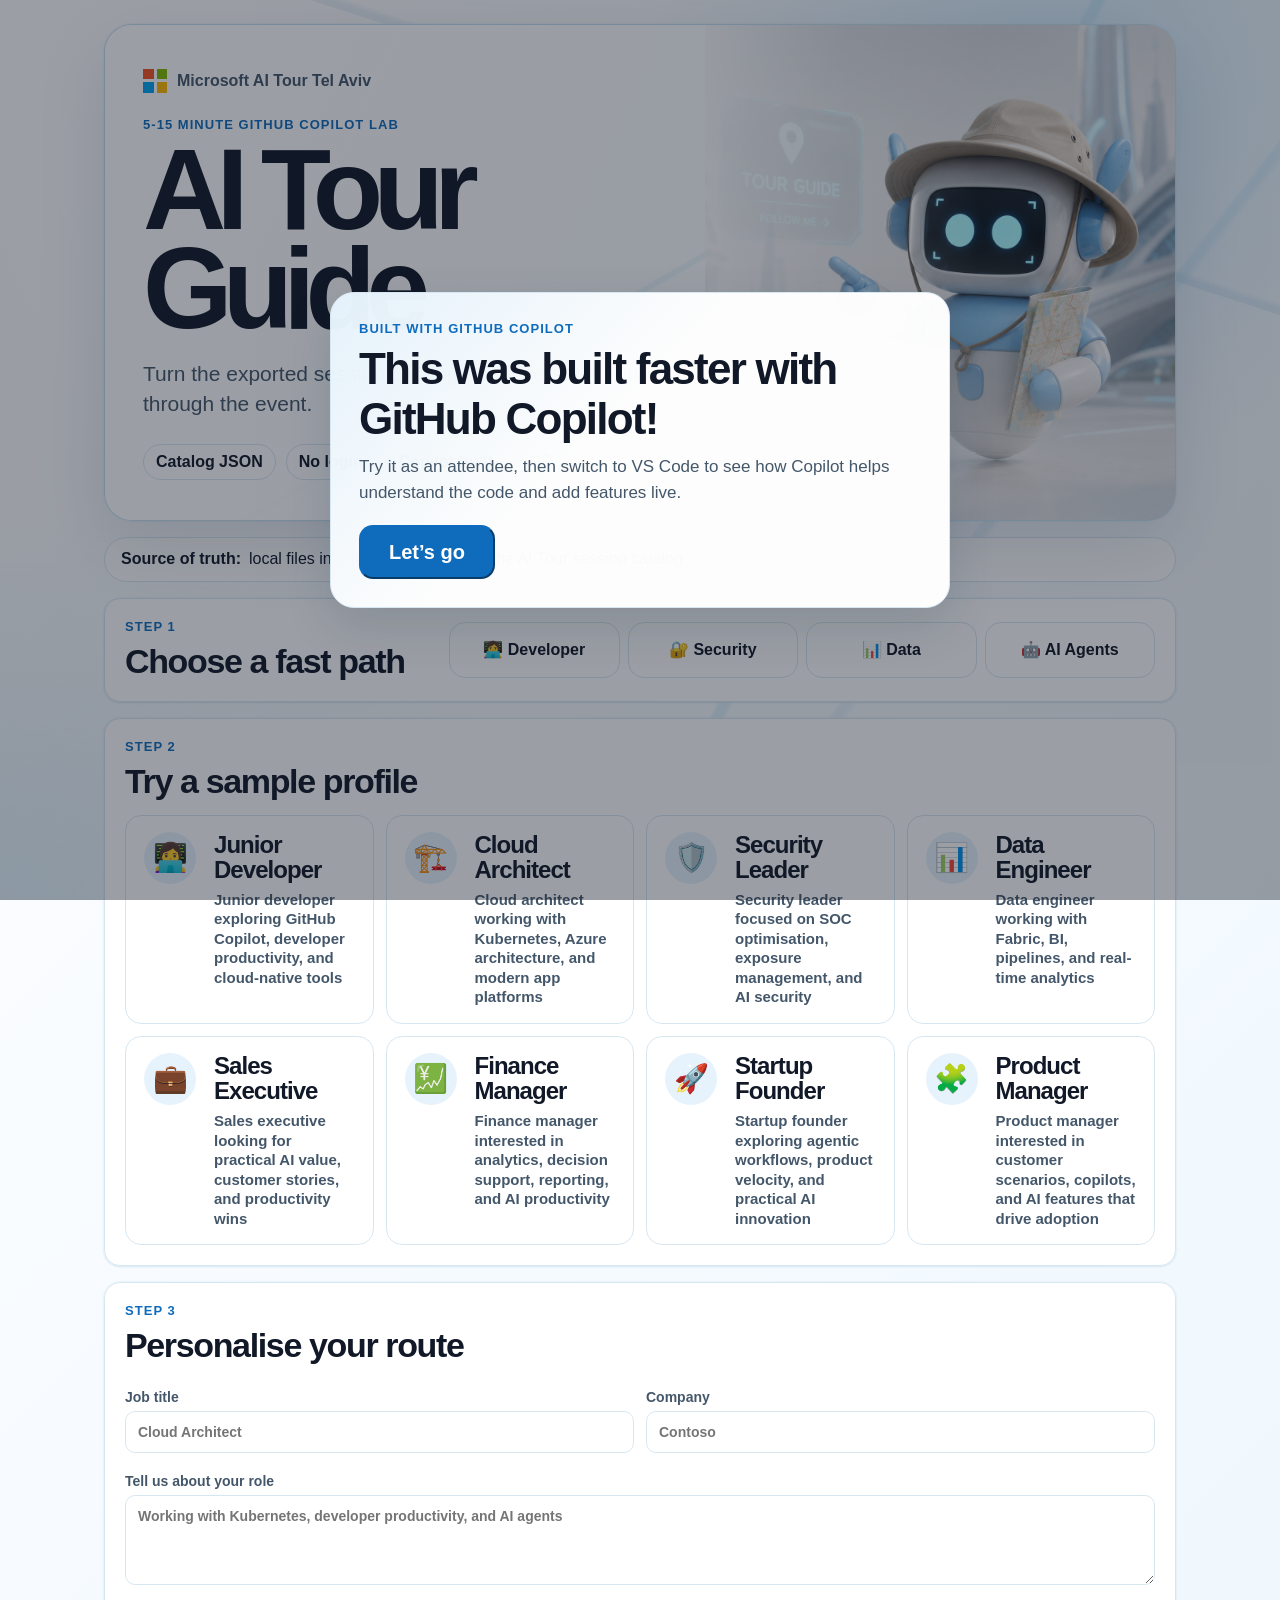
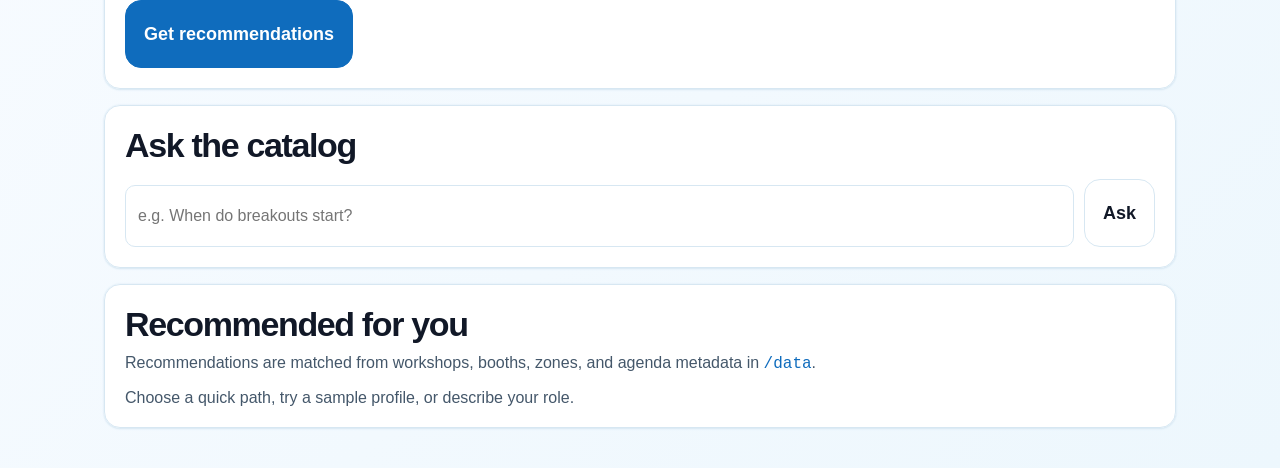
<file: app/index.html>
<!doctype html>
<html lang="en">
<head>
  <meta charset="UTF-8" />
  <meta name="viewport" content="width=device-width, initial-scale=1.0" />
  <title>AI Tour Guide</title>
  <link rel="icon" href="data:," />
  <script>
    (() => {
      const param = new URLSearchParams(window.location.search).get("clawpilotTheme");
      const theme =
        param || (window.matchMedia("(prefers-color-scheme: dark)").matches ? "dark" : "light");
      document.documentElement.setAttribute("data-theme", theme);
    })();
  </script>
  <link rel="stylesheet" href="styles.css?v=20260629-step-gating" />
</head>
<body>
  <div class="intro-modal" id="introModal" role="dialog" aria-modal="true" aria-labelledby="introTitle">
    <div class="intro-card">
      <p class="step-label">Built with GitHub Copilot</p>
      <h2 id="introTitle">This was built faster with GitHub Copilot!</h2>
      <p>
        Try it as an attendee, then switch to VS Code to see how Copilot helps
        understand the code and add features live.
      </p>
      <div class="intro-actions">
        <button class="primary" id="introStart" type="button">Let’s go</button>
      </div>
    </div>
  </div>

  <div class="qr-modal hidden" id="qrModal" role="dialog" aria-modal="true" aria-labelledby="qrTitle">
    <div class="qr-card">
      <button class="qr-close" id="qrClose" type="button" aria-label="Close QR code">×</button>
      <p class="step-label">Scan to open</p>
      <h2 id="qrTitle">AI Tour Guide QR</h2>
      <img src="assets/ai-tour-guide-public-qr.png" alt="QR code for the public AI Tour Guide site" />
      <p>https://roro123arc.github.io/ai-tour-guide-shareable/app/</p>
    </div>
  </div>

  <main class="container">
    <header class="hero">
      <div class="hero-content">
        <div class="brand-row">
          <span class="microsoft-mark" aria-hidden="true">
            <span></span><span></span><span></span><span></span>
          </span>
          <span>Microsoft AI Tour Tel Aviv</span>
        </div>
        <p class="eyebrow">5-15 minute GitHub Copilot lab</p>
        <h1>AI Tour Guide</h1>
        <p class="sub">Turn the exported session catalog into a personal route through the event.</p>
        <div class="hero-badges" aria-label="Demo highlights">
          <span>Catalog JSON</span>
          <span>No login</span>
          <span>Copilot-built</span>
          <button class="badge-button" id="qrBadge" type="button">QR</button>
        </div>
      </div>
      <div class="hero-visual">
        <img src="assets/tour-guide-hero.png" alt="Friendly AI tour-guide robot holding a map" />
      </div>
    </header>

    <section class="source-strip" aria-label="Data source">
      <strong>Source of truth:</strong>
      <span>local files in <code>/data</code> exported from the AI Tour session catalog</span>
    </section>

    <section class="card quick-card">
      <div class="quick-title">
        <p class="step-label">Step 1</p>
        <h2>Choose a fast path</h2>
      </div>
      <div id="quickButtons" class="button-grid quick-buttons"></div>
    </section>

    <section class="card">
      <p class="step-label">Step 2</p>
      <h2>Try a sample profile</h2>
      <div id="sampleProfiles" class="button-grid profile-grid"></div>
    </section>

    <section class="card">
      <p class="step-label">Step 3</p>
      <h2>Personalise your route</h2>
      <div class="form-grid">
        <label>Job title<input id="jobTitle" placeholder="Cloud Architect" /></label>
        <label>Company<input id="company" placeholder="Contoso" /></label>
      </div>
      <label>Tell us about your role
        <textarea id="description" rows="4" placeholder="Working with Kubernetes, developer productivity, and AI agents"></textarea>
      </label>
      <div class="actions">
        <button id="submitProfile" class="primary">Get recommendations</button>
      </div>
    </section>

    <section class="card demo-lab-card hidden" id="copilotDemoExtensions">
      <div class="demo-lab-heading">
        <div>
          <p class="step-label" id="demoStepLabel">Copilot demo extension</p>
          <h2 id="demoStepTitle">Make the guide smarter live</h2>
        </div>
      </div>

      <p class="demo-step-note" id="demoStepNote"></p>

      <div class="demo-tools-grid">
        <article class="tool-panel" id="catalogFiltersPanel">
          <h3>Official catalog filters</h3>
          <div class="filter-grid">
            <label>
              Session type
              <select id="sessionTypeFilter"></select>
            </label>
            <label>
              Topic
              <select id="topicFilter"></select>
            </label>
            <label>
              Audience
              <select id="audienceFilter"></select>
            </label>
          </div>
          <div class="actions compact-actions">
            <button id="applyFilters" class="primary" type="button">Apply filters</button>
            <button id="resetFilters" type="button">Reset filters</button>
          </div>
        </article>

        <article class="tool-panel" id="whereNowPanel">
          <h3>Where should I go now?</h3>
          <div class="filter-grid">
            <label>
              Current location
              <select id="currentLocation">
                <option value="registration">Registration</option>
                <option value="expo" selected>Hall C+D</option>
                <option value="developer-zone">Hall B</option>
                <option value="security-session">Hall F,G,H</option>
                <option value="startup-session">Hall K,L,M</option>
              </select>
            </label>
            <label>
              Time available
              <select id="timeAvailable">
                <option value="10">10 minutes</option>
                <option value="20" selected>20 minutes</option>
                <option value="30">30 minutes</option>
              </select>
            </label>
            <label>
              Interest
              <select id="nextInterest">
                <option value="developer">Developer</option>
                <option value="security">Security</option>
                <option value="data">Data</option>
                <option value="ai-agents" selected>AI Agents</option>
              </select>
            </label>
          </div>
          <div class="actions compact-actions">
            <button id="whereNowButton" class="primary" type="button">Recommend next stop</button>
          </div>
          <div id="whereNowResult" class="next-stop-result muted">
            Choose your context to get a map-aware next stop.
          </div>
        </article>
      </div>
    </section>

    <section class="card">
      <h2>Ask the catalog</h2>
      <div class="qa-row">
        <input id="questionInput" placeholder="e.g. When do breakouts start?" />
        <button id="askQuestion">Ask</button>
      </div>
      <div id="qaAnswer" class="qa-answer hidden"></div>
    </section>

    <section class="card results-card">
      <h2>Recommended for you</h2>
      <p class="results-copy">Recommendations are matched from workshops, booths, zones, and agenda metadata in <code>/data</code>.</p>
      <div id="resultsEmpty" class="muted">Choose a quick path, try a sample profile, or describe your role.</div>
      <div id="results" class="hidden">
        <div>
          <h3>Suggested zone</h3>
          <div id="zoneResult" class="pill"></div>
        </div>
        <div>
          <h3>Workshops</h3>
          <ul id="workshopResults"></ul>
        </div>
        <div>
          <h3>Demo stations</h3>
          <ul id="boothResults"></ul>
        </div>
      </div>
      <div id="mapSection" class="event-map-section hidden">
        <div class="map-intro">
          <span class="step-label">Event map</span>
          <h3>Your sessions on the venue map</h3>
          <p>Each pin follows your recommended path across the updated ground-floor and first-floor venue map.</p>
        </div>
        <div class="event-map-layout">
            <div class="venue-map" aria-label="Microsoft AI Tour unified venue map">
              <img
                class="venue-map-image"
                src="assets/unified-venue-map.png"
                alt="Microsoft AI Tour unified venue map with Hall B Developers Session, Hall C+D, Hall E Industry Session, Hall F,G,H Security Session, and Hall K,L,M Startup Session"
              />
              <div id="mapPins" class="map-pins"></div>
            </div>
          <div id="mapLegend" class="map-legend"></div>
        </div>
      </div>
      <div id="timelineSection" class="timeline-section hidden">
        <div class="timeline-heading">
          <h3>Your ideal path</h3>
          <span id="timelineNote">Built to avoid time conflicts where possible.</span>
        </div>
        <div id="mealWindow" class="meal-window hidden"></div>
        <div id="timelineResults" class="timeline"></div>
      </div>
    </section>
  </main>

  <script src="app.js?v=20260629-step-gating"></script>
</body>
</html>
</file>
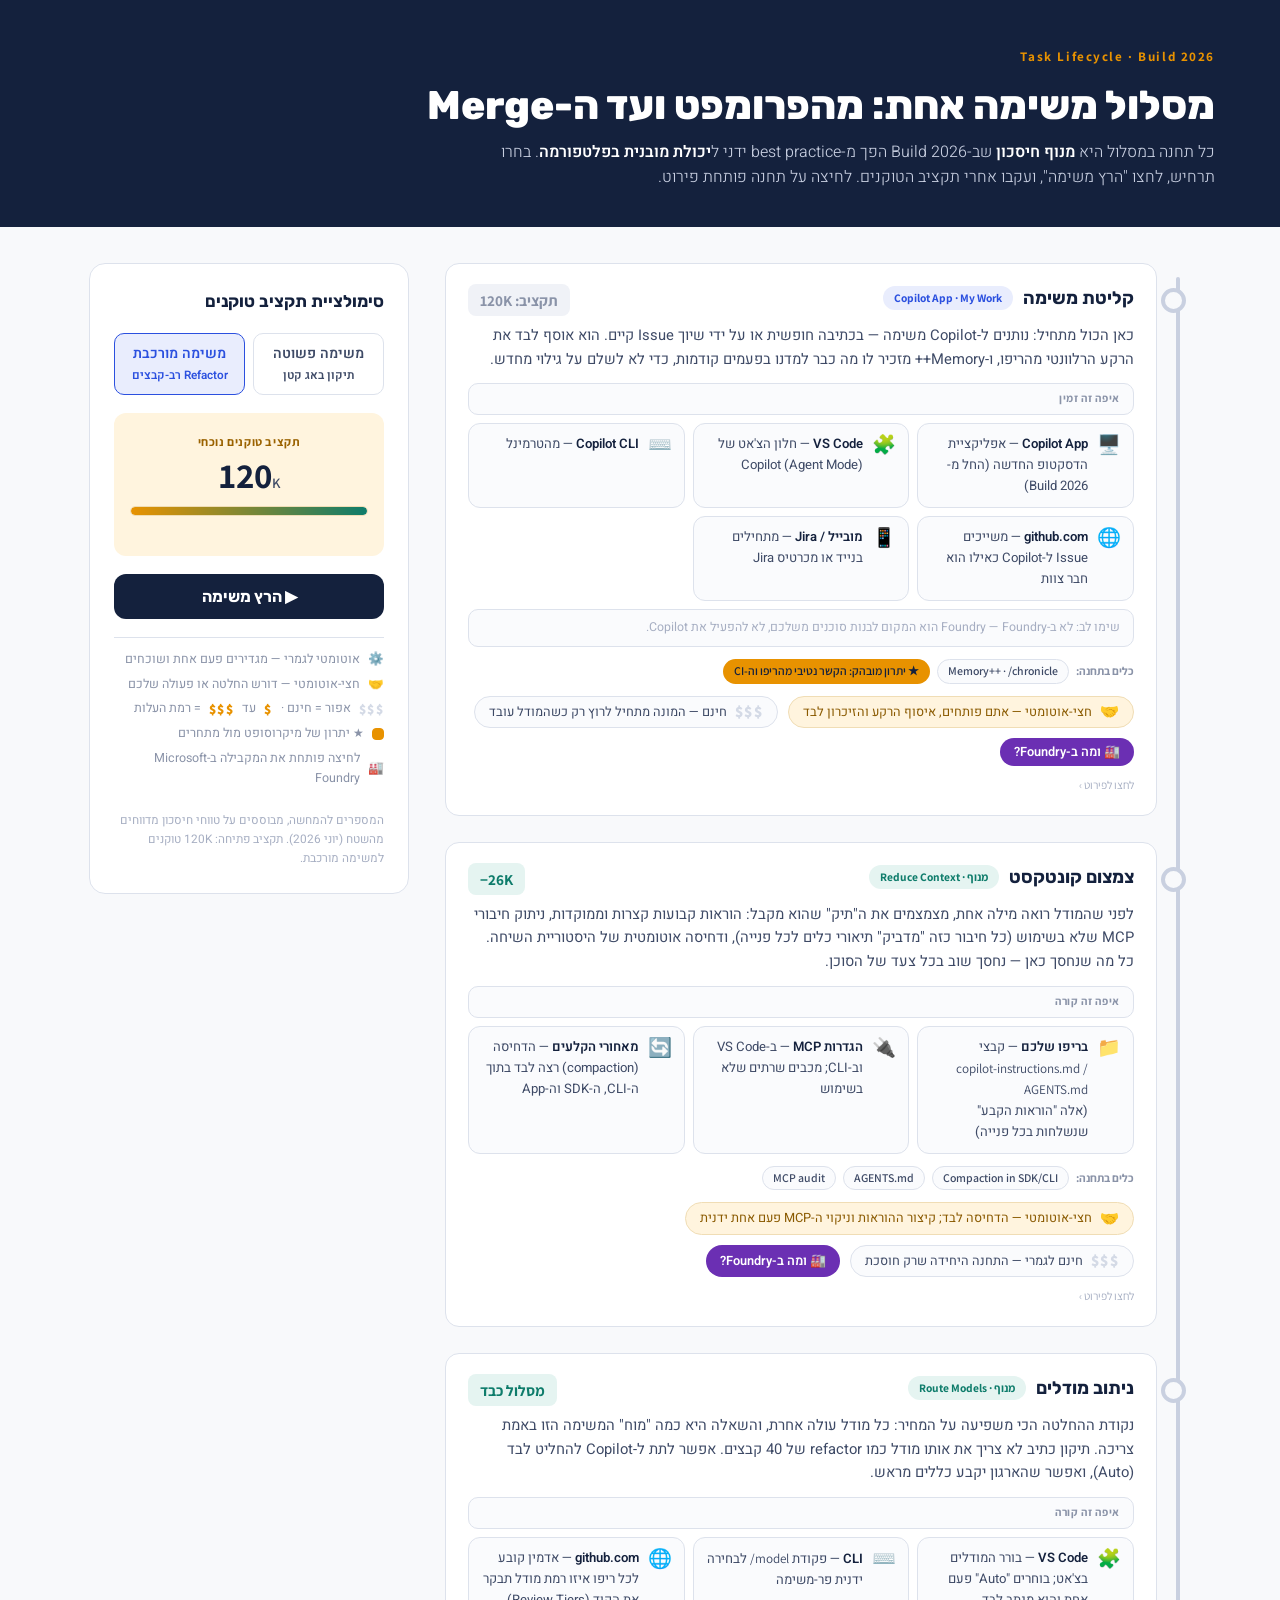
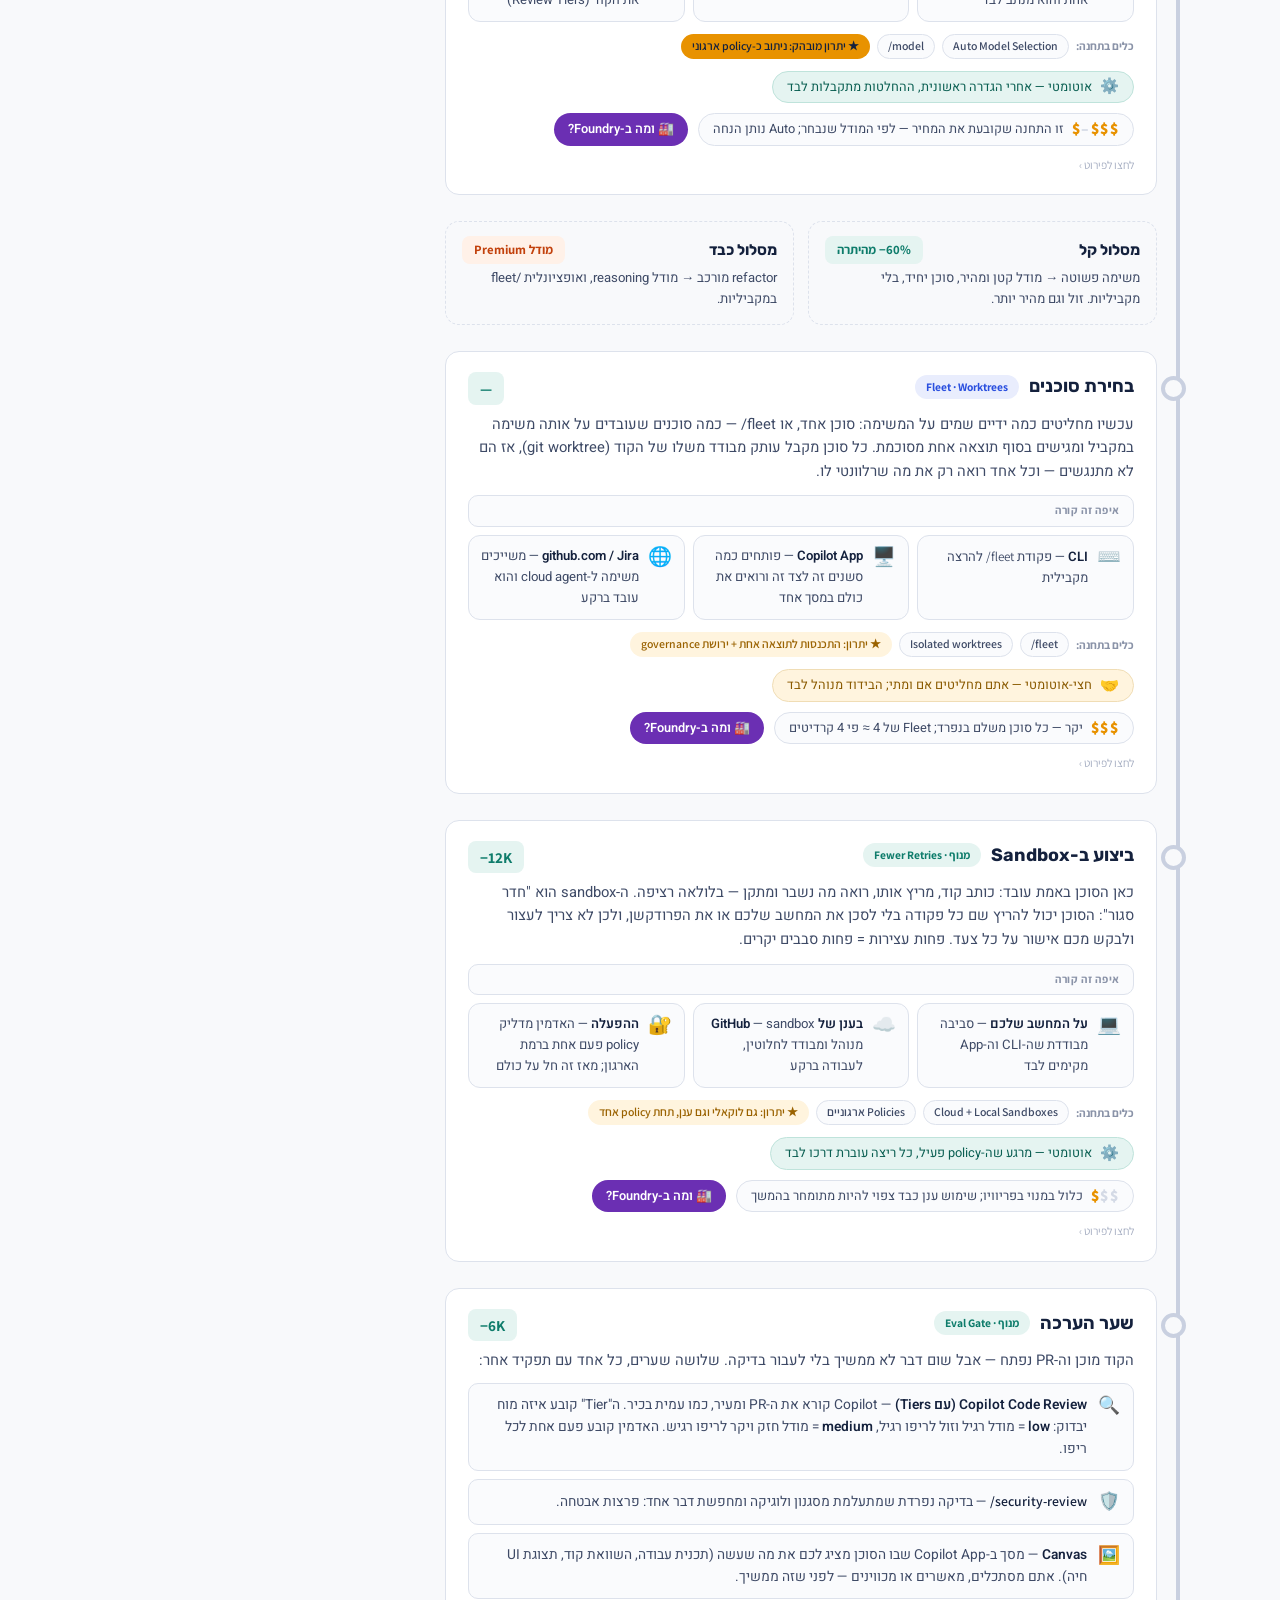
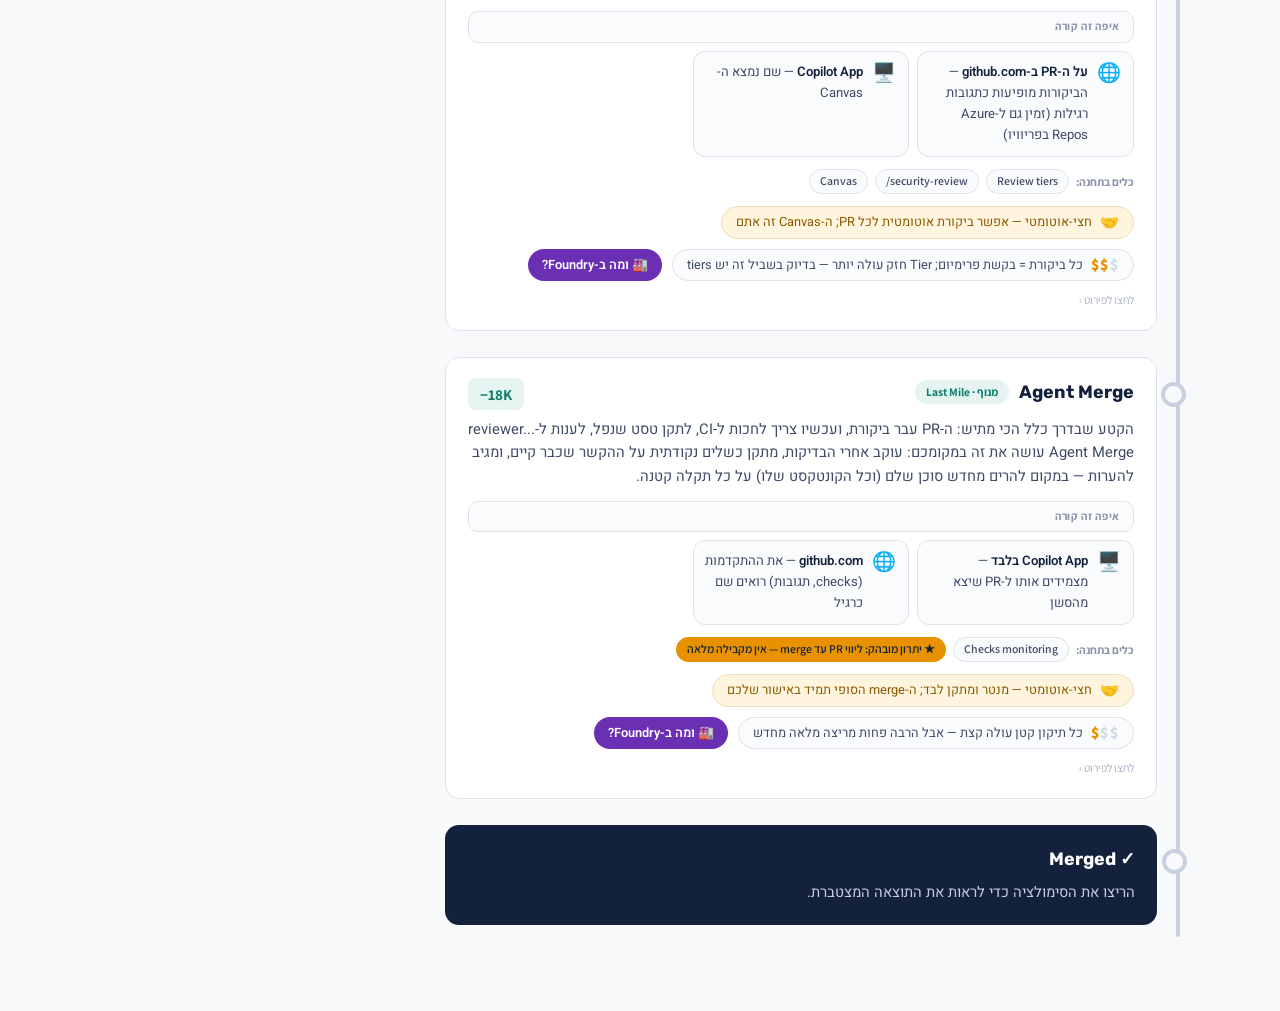
<file: app/agent-arena/agent-task-flow.html>
<!DOCTYPE html>
<html lang="he" dir="rtl">
<head>
<meta charset="UTF-8">
<meta name="viewport" content="width=device-width, initial-scale=1.0">
<title>מסלול משימה — מהפרומפט ועד Merge · מנופי החיסכון של Build 2026</title>
<link rel="preconnect" href="https://fonts.googleapis.com">
<link href="https://fonts.googleapis.com/css2?family=Heebo:wght@300;400;500;600;700&family=Rubik:wght@500;600;700;800&family=Assistant:wght@400;600;700&display=swap" rel="stylesheet">
<style>
  :root{
    --ink:#14213D;
    --ink-soft:#3E4A66;
    --paper:#F8F9FB;
    --card:#FFFFFF;
    --line:#DDE2EC;
    --token:#E89200;
    --token-soft:#FFF4DE;
    --lever:#0E7C6B;
    --lever-soft:#E5F4F1;
    --build:#2B50DF;
    --build-soft:#E9EDFD;
    --warn:#C2410C;
    --warn-soft:#FFF1E8;
    --foundry:#6B2FB3;
    --rail:#C9D0E0;
  }
  *{margin:0;padding:0;box-sizing:border-box;}
  body{
    font-family:'Heebo',sans-serif;
    background:var(--paper);
    color:var(--ink);
    direction:rtl;text-align:right;line-height:1.6;
  }
  .num{font-family:'Assistant',sans-serif;font-variant-numeric:tabular-nums;}
  .en{font-family:'Assistant',sans-serif;direction:ltr;display:inline-block;}

  header{
    background:var(--ink);color:#fff;
    padding:44px 24px 36px;
  }
  .head-inner{max-width:1150px;margin:0 auto;}
  header .eyebrow{font-family:'Assistant',sans-serif;font-size:.82rem;letter-spacing:.12em;color:var(--token);font-weight:700;}
  header h1{font-family:'Rubik',sans-serif;font-weight:800;font-size:clamp(1.6rem,3.6vw,2.5rem);margin:10px 0 8px;line-height:1.3;}
  header p{color:#C7CEE0;max-width:760px;font-weight:300;}
  header p b{color:#fff;font-weight:600;}

  .layout{
    max-width:1150px;margin:36px auto 60px;padding:0 24px;
    display:grid;grid-template-columns:1fr 320px;gap:36px;align-items:start;
  }

  /* ============ FLOW ============ */
  .flow{position:relative;padding-right:34px;}
  .flow::before{
    content:"";position:absolute;top:14px;bottom:14px;right:11px;
    width:4px;background:var(--rail);border-radius:4px;
  }
  .flow .rail-fill{
    position:absolute;top:14px;right:11px;width:4px;
    background:linear-gradient(180deg,var(--token),var(--build));
    border-radius:4px;height:0;transition:height .7s ease;
  }

  .node{
    background:var(--card);border:1px solid var(--line);border-radius:14px;
    padding:20px 22px;margin-bottom:26px;position:relative;
    transition:border-color .3s,box-shadow .3s,transform .3s,opacity .3s;
    cursor:pointer;
  }
  .node::before{
    content:"";position:absolute;top:24px;right:-30px;
    width:17px;height:17px;border-radius:50%;
    background:var(--paper);border:4px solid var(--rail);
    transition:border-color .3s,background .3s;z-index:1;
  }
  .node.active{border-color:var(--token);box-shadow:0 12px 32px rgba(232,146,0,.16);transform:translateX(-4px);}
  .node.active::before{border-color:var(--token);background:var(--token);}
  .node.done::before{border-color:var(--build);background:var(--build);}
  .node.skipped{opacity:.38;}

  .node .top{display:flex;align-items:flex-start;justify-content:space-between;gap:12px;}
  .node h3{font-family:'Rubik',sans-serif;font-weight:700;font-size:1.12rem;display:flex;align-items:center;gap:10px;flex-wrap:wrap;}
  .node .stage-chip{
    font-family:'Assistant',sans-serif;font-weight:700;font-size:.72rem;
    border-radius:100px;padding:3px 11px;white-space:nowrap;
  }
  .stage-chip.lever{background:var(--lever-soft);color:var(--lever);}
  .stage-chip.infra{background:var(--build-soft);color:var(--build);}
  .node .desc{font-size:.92rem;color:var(--ink-soft);margin-top:8px;}

  .delta{
    font-family:'Assistant',sans-serif;font-weight:700;font-size:.95rem;
    color:var(--lever);background:var(--lever-soft);
    border-radius:8px;padding:4px 12px;white-space:nowrap;flex-shrink:0;
  }
  .delta.cost{color:var(--warn);background:var(--warn-soft);}
  .delta.neutral{color:#8A93A8;background:#F0F2F7;}

  .chips{display:flex;gap:7px;flex-wrap:wrap;margin-top:12px;}
  .chip{
    font-family:'Assistant',sans-serif;font-size:.74rem;font-weight:600;
    border:1px solid var(--line);border-radius:100px;padding:2px 10px;
    color:var(--ink-soft);background:#FAFBFD;
  }
  .chip.adv{background:var(--token-soft);color:#9A6200;border-color:transparent;}
  .chip.adv::before{content:"★ ";}
  .chip.adv.strong{background:var(--token);color:var(--ink);}
  .chips-label{
    font-family:'Assistant',sans-serif;font-size:.72rem;font-weight:700;
    color:#8A93A8;align-self:center;
  }

  /* where-available cards */
  .where{
    margin-top:12px;
    display:grid;
    grid-template-columns:repeat(auto-fit,minmax(164px,1fr));
    gap:8px;
  }
  .where .w-head{
    font-family:'Assistant',sans-serif;font-weight:700;font-size:.7rem;
    color:#8A93A8;background:#FAFBFD;padding:6px 13px;letter-spacing:.06em;
    border:1px solid var(--line);border-radius:10px;
    grid-column:1/-1;
  }
  .where .w-item{
    display:grid;
    grid-template-columns:auto 1fr;
    gap:8px;
    align-items:start;
    min-height:76px;
    padding:10px 11px;
    font-size:.82rem;
    color:var(--ink-soft);
    border:1px solid var(--line);
    border-radius:12px;
    background:#FAFBFD;
  }
  .where .w-item .ic{width:26px;text-align:center;font-size:1.2rem;line-height:1.2;}
  .where .w-item b{color:var(--ink);font-weight:600;}
  .where .w-note{
    grid-column:1/-1;
    font-size:.77rem;color:#A6AEC2;padding:8px 13px;
    background:#FAFBFD;border:1px solid var(--line);border-radius:10px;
  }

  /* bottom status bar: automation + cost */
  .statusbar{display:flex;gap:10px;flex-wrap:wrap;margin-top:12px;}
  .stat{
    display:flex;align-items:center;gap:8px;
    font-size:.8rem;color:var(--ink-soft);
    background:#FAFBFD;border:1px solid var(--line);
    border-radius:100px;padding:5px 14px;
  }
  .stat .ic{font-size:.95rem;line-height:1;}
  .stat.auto-full{background:var(--lever-soft);border-color:#BFE3DB;color:#0A5F52;}
  .stat.auto-half{background:var(--token-soft);border-color:#F0DDB5;color:#8A5A00;}
  .dollars{
    font-family:'Assistant',sans-serif;font-weight:800;font-size:.98rem;
    letter-spacing:1.5px;direction:ltr;line-height:1;
  }
  .dollars .on{color:var(--token);}
  .dollars .off{color:#D4DAE6;}

  /* eval gates */
  .gates{margin-top:10px;display:flex;flex-direction:column;gap:8px;}
  .gate{
    display:flex;gap:11px;align-items:flex-start;
    background:#FAFBFD;border:1px solid var(--line);border-radius:10px;
    padding:10px 13px;font-size:.86rem;color:var(--ink-soft);
  }
  .gate .ic{flex-shrink:0;font-size:1.1rem;line-height:1.4;}
  .gate b{color:var(--ink);font-weight:600;}

  /* foundry slide-in drawer */
  .foundry-btn{
    display:inline-flex;align-items:center;gap:7px;
    font-family:'Heebo',sans-serif;font-size:.8rem;font-weight:600;
    color:#fff;background:var(--foundry);border:none;border-radius:100px;
    padding:5px 14px;cursor:pointer;transition:background .2s;
  }
  .foundry-btn:hover{background:#5A2699;}
  .fwrap{
    position:absolute;inset:0;border-radius:14px;overflow:hidden;
    pointer-events:none;z-index:3;
  }
  .fdrawer{
    position:absolute;inset:0;
    background:linear-gradient(135deg,#2C1450 0%,#5B2DA8 100%);
    color:#fff;padding:24px 28px;
    transform:translateX(-106%);
    transition:transform .45s cubic-bezier(.16,1,.3,1);
    pointer-events:auto;overflow:auto;cursor:default;
  }
  .node.fopen .fdrawer{transform:none;}
  .fdrawer .ftag{
    font-family:'Assistant',sans-serif;font-size:.68rem;font-weight:700;
    letter-spacing:.1em;color:#C9B3F0;
  }
  .fdrawer h4{
    font-family:'Rubik',sans-serif;font-weight:700;font-size:1.1rem;
    margin:6px 0 10px;color:#fff;
  }
  .fdrawer p{font-size:.9rem;color:#E7DDF8;line-height:1.75;}
  .fdrawer p b{color:#fff;font-weight:600;}
  .fdrawer .fclose{
    position:absolute;top:14px;left:14px;
    background:rgba(255,255,255,.16);border:none;color:#fff;
    width:30px;height:30px;border-radius:50%;cursor:pointer;
    font-size:.95rem;line-height:1;transition:background .2s;
  }
  .fdrawer .fclose:hover{background:rgba(255,255,255,.3);}

  .more{
    max-height:0;overflow:hidden;transition:max-height .45s ease;
  }
  .node.open .more{max-height:420px;}
  .more-inner{
    border-top:1px dashed var(--line);margin-top:14px;padding-top:12px;
    font-size:.88rem;color:var(--ink-soft);
  }
  .more-inner b{color:var(--ink);font-weight:600;}
  .more-inner ul{padding-right:18px;margin-top:6px;}
  .more-inner li{margin-bottom:4px;}
  .hint{
    font-family:'Assistant',sans-serif;font-size:.72rem;color:#A6AEC2;margin-top:10px;
  }
  .node.open .hint{display:none;}

  /* branch lanes */
  .branch{
    display:grid;grid-template-columns:1fr 1fr;gap:14px;margin-bottom:26px;position:relative;
  }
  .branch .lane{
    border:1.5px dashed var(--line);border-radius:14px;padding:14px 16px;
    background:transparent;transition:border-color .3s,background .3s,opacity .3s;
  }
  .branch .lane h4{font-family:'Rubik',sans-serif;font-size:.95rem;font-weight:700;display:flex;justify-content:space-between;align-items:center;gap:8px;}
  .branch .lane p{font-size:.82rem;color:var(--ink-soft);margin-top:4px;}
  .branch .lane.lit{border-color:var(--token);background:var(--token-soft);border-style:solid;}
  .branch .lane.dim{opacity:.35;}
  .branch::before{
    content:"";position:absolute;top:-13px;right:11px;width:17px;height:17px;border-radius:50%;
    background:var(--paper);border:4px solid var(--rail);right:-30px;display:none;
  }

  .endnode{
    background:var(--ink);color:#fff;border:none;cursor:default;
  }
  .endnode h3{color:#fff;}
  .endnode .desc{color:#C7CEE0;}
  .endnode.active{box-shadow:0 12px 32px rgba(20,33,61,.35);}
  .endnode .final-stat{
    font-family:'Assistant',sans-serif;font-weight:700;font-size:1.05rem;color:var(--token);
  }

  /* ============ SIDE PANEL ============ */
  .panel{
    position:sticky;top:20px;
    background:var(--card);border:1px solid var(--line);border-radius:16px;
    padding:24px;display:flex;flex-direction:column;gap:18px;
  }
  .panel h2{font-family:'Rubik',sans-serif;font-size:1.05rem;font-weight:700;}
  .scenario{display:grid;grid-template-columns:1fr 1fr;gap:8px;}
  .scenario button{
    font-family:'Heebo',sans-serif;font-weight:600;font-size:.88rem;
    border:1.5px solid var(--line);background:#fff;border-radius:10px;
    padding:9px 6px;cursor:pointer;color:var(--ink-soft);transition:all .2s;
  }
  .scenario button.sel{border-color:var(--build);background:var(--build-soft);color:var(--build);}
  .gauge{
    background:var(--token-soft);border-radius:12px;padding:16px;text-align:center;
  }
  .gauge .label{font-family:'Assistant',sans-serif;font-weight:700;font-size:.75rem;color:#9A6200;letter-spacing:.05em;}
  .gauge .value{
    font-family:'Assistant',sans-serif;font-weight:700;font-size:2.2rem;color:var(--ink);
    line-height:1.2;direction:ltr;
  }
  .gauge .value small{font-size:.9rem;font-weight:600;color:var(--ink-soft);}
  .gauge .saved{font-family:'Assistant',sans-serif;font-weight:700;font-size:.9rem;color:var(--lever);min-height:1.4em;}
  .bar{height:10px;background:#fff;border-radius:100px;overflow:hidden;margin-top:10px;border:1px solid #F0DDB5;}
  .bar i{display:block;height:100%;width:100%;background:linear-gradient(90deg,var(--token),var(--lever));border-radius:100px;transition:width .6s ease;}
  .playbtn{
    font-family:'Rubik',sans-serif;font-weight:700;font-size:1rem;
    background:var(--ink);color:#fff;border:none;border-radius:12px;
    padding:13px;cursor:pointer;transition:background .2s,transform .1s;
  }
  .playbtn:hover{background:#1E2E55;}
  .playbtn:active{transform:scale(.98);}
  .playbtn:disabled{background:#9AA5C0;cursor:default;}
  .legend{font-size:.78rem;color:#8A93A8;border-top:1px solid var(--line);padding-top:12px;}
  .legend .row{display:flex;align-items:center;gap:8px;margin-bottom:5px;}
  .legend .sw{width:12px;height:12px;border-radius:4px;flex-shrink:0;}
  .footnote{font-size:.74rem;color:#A6AEC2;}

  @media (max-width:920px){
    .layout{grid-template-columns:1fr;}
    .panel{position:static;order:-1;}
    .branch{grid-template-columns:1fr;}
  }
  @media (prefers-reduced-motion:reduce){
    *{transition:none !important;}
  }
</style>
</head>
<body>

<header>
  <div class="head-inner">
    <span class="eyebrow">Task Lifecycle · Build 2026</span>
    <h1>מסלול משימה אחת: מהפרומפט ועד ה-Merge</h1>
    <p>
      כל תחנה במסלול היא <b>מנוף חיסכון</b> שב-Build 2026 הפך מ-best practice ידני ל<b>יכולת מובנית בפלטפורמה</b>.
      בחרו תרחיש, לחצו "הרץ משימה", ועקבו אחרי תקציב הטוקנים. לחיצה על תחנה פותחת פירוט.
    </p>
  </div>
</header>

<div class="layout">

  <!-- ============ FLOW COLUMN ============ -->
  <div class="flow" id="flow">
    <div class="rail-fill" id="railFill"></div>

    <!-- 0 intake -->
    <div class="node" data-node="intake">
      <div class="top">
        <h3>קליטת משימה <span class="stage-chip infra">Copilot App · My Work</span></h3>
        <span class="delta neutral num" data-delta>תקציב: 120K</span>
      </div>
      <p class="desc">כאן הכול מתחיל: נותנים ל-Copilot משימה — בכתיבה חופשית או על ידי שיוך Issue קיים. הוא אוסף לבד את הרקע הרלוונטי מהריפו, ו-Memory++ מזכיר לו מה כבר למדנו בפעמים קודמות, כדי לא לשלם על גילוי מחדש.</p>
      <div class="where">
        <div class="w-head">איפה זה זמין</div>
        <div class="w-item"><span class="ic">🖥️</span><span><b>Copilot App</b> — אפליקציית הדסקטופ החדשה (החל מ-Build 2026)</span></div>
        <div class="w-item"><span class="ic">🧩</span><span><b>VS Code</b> — חלון הצ'אט של Copilot (Agent Mode)</span></div>
        <div class="w-item"><span class="ic">⌨️</span><span><b>Copilot CLI</b> — מהטרמינל</span></div>
        <div class="w-item"><span class="ic">🌐</span><span><b>github.com</b> — משייכים Issue ל-Copilot כאילו הוא חבר צוות</span></div>
        <div class="w-item"><span class="ic">📱</span><span><b>מובייל / Jira</b> — מתחילים בנייד או מכרטיס Jira</span></div>
        <div class="w-note">שימו לב: לא ב-Foundry — Foundry הוא המקום לבנות סוכנים משלכם, לא להפעיל את Copilot.</div>
      </div>
      <div class="chips">
        <span class="chips-label">כלים בתחנה:</span>
        <span class="chip en">Memory++ · /chronicle</span>
        <span class="chip adv strong">יתרון מובהק: הקשר נטיבי מהריפו וה-CI</span>
      </div>
      <div class="statusbar">
        <span class="stat auto-half"><span class="ic">🤝</span> חצי-אוטומטי — אתם פותחים, איסוף הרקע והזיכרון לבד</span>
        <span class="stat"><span class="dollars"><span class="off">$$$</span></span> חינם — המונה מתחיל לרוץ רק כשהמודל עובד</span>
        <button class="foundry-btn">🏭 ומה ב-Foundry?</button>
      </div>
      <div class="fwrap"><div class="fdrawer">
        <button class="fclose" aria-label="סגירה">✕</button>
        <span class="ftag">המקבילה ב-Microsoft Foundry</span>
        <h4>Endpoint של Hosted Agent + Foundry IQ</h4>
        <p>ב-Foundry את המשימות מקבל <b>סוכן שאתם בניתם</b> — לא Copilot. ה"קליטה" היא endpoint של Hosted Agent (GA מ-Build 2026): פנייה דרך API, בוט ב-Teams, או טריגר מתהליך עסקי. ואת ההקשר, במקום מהריפו, הסוכן שואב מ-<b>Foundry IQ</b> — שכבת ה-grounding שמביאה רק את הידע הארגוני הרלוונטי לשאלה, עם session persistence שזוכר שיחות קודמות.</p>
      </div></div>
      <div class="more"><div class="more-inner">
        <b>מה חדש מ-Build:</b> ה-Copilot App (פריוויו, 2.6.2026) מרכז סשנים, Issues ואוטומציות במסך אחד; זיכרון חוצה-מכשירים אומר שקונטקסט שנבנה ב-CLI זמין גם באפליקציה ובמובייל — בלי לשלם עליו שוב.
      </div></div>
      <div class="hint">לחצו לפירוט ›</div>
    </div>

    <!-- 1 context -->
    <div class="node" data-node="context">
      <div class="top">
        <h3>צמצום קונטקסט <span class="stage-chip lever">מנוף · Reduce Context</span></h3>
        <span class="delta num" data-delta>‎−26K</span>
      </div>
      <p class="desc">לפני שהמודל רואה מילה אחת, מצמצמים את ה"תיק" שהוא מקבל: הוראות קבועות קצרות וממוקדות, ניתוק חיבורי MCP שלא בשימוש (כל חיבור כזה "מדביק" תיאורי כלים לכל פנייה), ודחיסה אוטומטית של היסטוריית השיחה. כל מה שנחסך כאן — נחסך שוב בכל צעד של הסוכן.</p>
      <div class="where">
        <div class="w-head">איפה זה קורה</div>
        <div class="w-item"><span class="ic">📁</span><span><b>בריפו שלכם</b> — קבצי <span class="en">copilot-instructions.md / AGENTS.md</span> (אלה "הוראות הקבע" שנשלחות בכל פנייה)</span></div>
        <div class="w-item"><span class="ic">🔌</span><span><b>הגדרות MCP</b> — ב-VS Code וב-CLI; מכבים שרתים שלא בשימוש</span></div>
        <div class="w-item"><span class="ic">🔄</span><span><b>מאחורי הקלעים</b> — הדחיסה (compaction) רצה לבד בתוך ה-CLI, ה-SDK וה-App</span></div>
      </div>
      <div class="chips">
        <span class="chips-label">כלים בתחנה:</span>
        <span class="chip en">Compaction in SDK/CLI</span>
        <span class="chip en">AGENTS.md</span>
        <span class="chip en">MCP audit</span>
      </div>
      <div class="statusbar">
        <span class="stat auto-half"><span class="ic">🤝</span> חצי-אוטומטי — הדחיסה לבד; קיצור ההוראות וניקוי ה-MCP פעם אחת ידנית</span>
        <span class="stat"><span class="dollars"><span class="off">$$$</span></span> חינם לגמרי — התחנה היחידה שרק חוסכת</span>
        <button class="foundry-btn">🏭 ומה ב-Foundry?</button>
      </div>
      <div class="fwrap"><div class="fdrawer">
        <button class="fclose" aria-label="סגירה">✕</button>
        <span class="ftag">המקבילה ב-Microsoft Foundry</span>
        <h4>Agent Harness — ב-Agent Framework 1.0</h4>
        <p>בדיוק אותו רעיון, רק לסוכנים שלכם: ה-<b>Agent Harness</b> (חלק מ-Agent Framework שהגיע ל-GA ב-Build) מביא <b>context compaction</b>, מיזוג הוראות ומעקב todo — מובנים, בלי שתכתבו אותם. ו-<b>Foundry IQ</b> עושה את עבודת הצמצום בצד הידע: שולף רק את הקטעים הרלוונטיים מהמאגרים הארגוניים במקום שתדחפו מסמכים שלמים לקונטקסט. אוטומטי, כלול במחיר ה-framework (קוד פתוח).</p>
      </div></div>
      <div class="more"><div class="more-inner">
        <b>הנתונים מהשטח:</b>
        <ul>
          <li>כיווץ קבצי הוראות: ‎20–23%‎ הפחתה במשימות agent + שיפור בנכונות.</li>
          <li>ניקוי MCP: עד ‎190K‎ טוקנים לריצה (סכמות כלים נשלחות בכל סיבוב).</li>
          <li>מ-Build: compaction הוא כבר חלק מה-Agent Harness — לא סקריפט שאתם מתחזקים.</li>
        </ul>
      </div></div>
      <div class="hint">לחצו לפירוט ›</div>
    </div>

    <!-- 2 routing -->
    <div class="node" data-node="routing">
      <div class="top">
        <h3>ניתוב מודלים <span class="stage-chip lever">מנוף · Route Models</span></h3>
        <span class="delta num" data-delta>פיצול מסלול</span>
      </div>
      <p class="desc">נקודת ההחלטה הכי משפיעה על המחיר: כל מודל עולה אחרת, והשאלה היא כמה "מוח" המשימה הזו באמת צריכה. תיקון כתיב לא צריך את אותו מודל כמו refactor של 40 קבצים. אפשר לתת ל-Copilot להחליט לבד (Auto), ואפשר שהארגון יקבע כללים מראש.</p>
      <div class="where">
        <div class="w-head">איפה זה קורה</div>
        <div class="w-item"><span class="ic">🧩</span><span><b>VS Code</b> — בורר המודלים בצ'אט; בוחרים "Auto" פעם אחת והוא מנתב לבד</span></div>
        <div class="w-item"><span class="ic">⌨️</span><span><b>CLI</b> — פקודת <span class="en">/model</span> לבחירה ידנית פר-משימה</span></div>
        <div class="w-item"><span class="ic">🌐</span><span><b>github.com</b> — אדמין קובע לכל ריפו איזו רמת מודל תבקר את הקוד (Review Tiers)</span></div>
      </div>
      <div class="chips">
        <span class="chips-label">כלים בתחנה:</span>
        <span class="chip en">Auto Model Selection</span>
        <span class="chip en">/model</span>
        <span class="chip adv strong">יתרון מובהק: ניתוב כ-policy ארגוני</span>
      </div>
      <div class="statusbar">
        <span class="stat auto-full"><span class="ic">⚙️</span> אוטומטי — אחרי הגדרה ראשונית, ההחלטות מתקבלות לבד</span>
        <span class="stat"><span class="dollars"><span class="on">$</span><span class="off">–</span><span class="on">$$$</span></span> זו התחנה שקובעת את המחיר — לפי המודל שנבחר; Auto נותן הנחה</span>
        <button class="foundry-btn">🏭 ומה ב-Foundry?</button>
      </div>
      <div class="fwrap"><div class="fdrawer">
        <button class="fclose" aria-label="סגירה">✕</button>
        <span class="ftag">המקבילה ב-Microsoft Foundry</span>
        <h4>Model Router + קטלוג המודלים</h4>
        <p>כאן Foundry אפילו רחב יותר מ-Copilot: ה-<b>Model Router</b> מנתב כל בקשה למודל המשתלם ביותר מתוך קטלוג של מאות — GPT-5.5, מודלי <b>Claude</b> (כולל Opus 4.8 שנכנס ב-Build), Grok, ומודלים קטנים וזולים — לפי מורכבות המשימה. אתם משלמים לפי טוקנים של המודל שנבחר בפועל (חיוב Azure, MACC-eligible), אז ניתוב טוב מתורגם ישירות לחיסכון בחשבונית.</p>
      </div></div>
      <div class="more"><div class="more-inner">
        <b>למה זה המנוף הכי גדול:</b> מסלול קל לשאלות פשוטות חוסך ‎60–90%‎. מ-Build: רמת מאמץ הביקורת (low/medium) נקבעת פר-ריפו לפי סיכון — הניתוב מפסיק להיות החלטה של כל מפתח והופך לכלל ארגוני.
      </div></div>
      <div class="hint">לחצו לפירוט ›</div>
    </div>

    <!-- branch lanes -->
    <div class="branch" id="branch">
      <div class="lane" data-lane="light">
        <h4>מסלול קל <span class="delta num" style="font-size:.8rem">‎−60%‎ מהיתרה</span></h4>
        <p>משימה פשוטה → מודל קטן ומהיר, סוכן יחיד, בלי מקביליות. זול וגם מהיר יותר.</p>
      </div>
      <div class="lane" data-lane="heavy">
        <h4>מסלול כבד <span class="delta cost num" style="font-size:.8rem">מודל Premium</span></h4>
        <p>refactor מורכב → מודל reasoning, ואופציונלית /fleet במקביליות.</p>
      </div>
    </div>

    <!-- 3 agents -->
    <div class="node" data-node="agents">
      <div class="top">
        <h3>בחירת סוכנים <span class="stage-chip infra">Fleet · Worktrees</span></h3>
        <span class="delta num" data-delta>—</span>
      </div>
      <p class="desc">עכשיו מחליטים כמה ידיים שמים על המשימה: סוכן אחד, או ‎/fleet‎ — כמה סוכנים שעובדים על אותה משימה במקביל ומגישים בסוף תוצאה אחת מסוכמת. כל סוכן מקבל עותק מבודד משלו של הקוד (git worktree), אז הם לא מתנגשים — וכל אחד רואה רק את מה שרלוונטי לו.</p>
      <div class="where">
        <div class="w-head">איפה זה קורה</div>
        <div class="w-item"><span class="ic">⌨️</span><span><b>CLI</b> — פקודת <span class="en">/fleet</span> להרצה מקבילית</span></div>
        <div class="w-item"><span class="ic">🖥️</span><span><b>Copilot App</b> — פותחים כמה סשנים זה לצד זה ורואים את כולם במסך אחד</span></div>
        <div class="w-item"><span class="ic">🌐</span><span><b>github.com / Jira</b> — משייכים משימה ל-cloud agent והוא עובד ברקע</span></div>
      </div>
      <div class="chips">
        <span class="chips-label">כלים בתחנה:</span>
        <span class="chip en">/fleet</span>
        <span class="chip en">Isolated worktrees</span>
        <span class="chip adv">יתרון: התכנסות לתוצאה אחת + ירושת governance</span>
      </div>
      <div class="statusbar">
        <span class="stat auto-half"><span class="ic">🤝</span> חצי-אוטומטי — אתם מחליטים אם ומתי; הבידוד מנוהל לבד</span>
        <span class="stat"><span class="dollars"><span class="on">$$$</span></span> יקר — כל סוכן משלם בנפרד; Fleet של 4 ≈ פי 4 קרדיטים</span>
        <button class="foundry-btn">🏭 ומה ב-Foundry?</button>
      </div>
      <div class="fwrap"><div class="fdrawer">
        <button class="fclose" aria-label="סגירה">✕</button>
        <span class="ftag">המקבילה ב-Microsoft Foundry</span>
        <h4>Handoff Orchestration 1.0</h4>
        <p>המקבילה ל-Fleet בעולם הסוכנים שלכם: <b>Handoff orchestration</b> (הגיע ל-1.0 ב-Build) מאפשר לבנות צוות של סוכנים שמעבירים עבודה ביניהם — אבל עם <b>טופולוגיה מפורשת ו-guardrails</b>: אתם מגדירים מראש מי יכול להעביר למי, במקום כאוס. והבונוס שסוגר את המעגל: סוכן שנבנה על <b>Copilot SDK</b> (או Claude Agent SDK) יכול להיכנס כמשתתף בתוך workflow של Foundry. אותה אזהרת מחיר: כל סוכן בצוות צורך טוקנים בנפרד.</p>
      </div></div>
      <div class="more"><div class="more-inner">
        <b>אזהרת תקציב:</b> ‎4‎ subagents ≈ פי ‎4‎ קרדיטים. Fleet קונה <b>זמן קיר</b>, לא חיסכון — ולכן הוא שייך למסלול הכבד בלבד, אחרי שהניתוב הצדיק אותו. הבידוד ב-worktrees הוא דווקא כן מנוף קונטקסט: כל סוכן רואה רק את שלו.
      </div></div>
      <div class="hint">לחצו לפירוט ›</div>
    </div>

    <!-- 4 sandbox -->
    <div class="node" data-node="sandbox">
      <div class="top">
        <h3>ביצוע ב-Sandbox <span class="stage-chip lever">מנוף · Fewer Retries</span></h3>
        <span class="delta num" data-delta>‎−12K</span>
      </div>
      <p class="desc">כאן הסוכן באמת עובד: כותב קוד, מריץ אותו, רואה מה נשבר ומתקן — בלולאה רציפה. ה-sandbox הוא "חדר סגור": הסוכן יכול להריץ שם כל פקודה בלי לסכן את המחשב שלכם או את הפרודקשן, ולכן לא צריך לעצור ולבקש מכם אישור על כל צעד. פחות עצירות = פחות סבבים יקרים.</p>
      <div class="where">
        <div class="w-head">איפה זה קורה</div>
        <div class="w-item"><span class="ic">💻</span><span><b>על המחשב שלכם</b> — סביבה מבודדת שה-CLI וה-App מקימים לבד</span></div>
        <div class="w-item"><span class="ic">☁️</span><span><b>בענן של GitHub</b> — sandbox מנוהל ומבודד לחלוטין, לעבודה ברקע</span></div>
        <div class="w-item"><span class="ic">🔐</span><span><b>ההפעלה</b> — האדמין מדליק policy פעם אחת ברמת הארגון; מאז זה חל על כולם</span></div>
      </div>
      <div class="chips">
        <span class="chips-label">כלים בתחנה:</span>
        <span class="chip en">Cloud + Local Sandboxes</span>
        <span class="chip">Policies ארגוניים</span>
        <span class="chip adv">יתרון: גם לוקאלי וגם ענן, תחת policy אחד</span>
      </div>
      <div class="statusbar">
        <span class="stat auto-full"><span class="ic">⚙️</span> אוטומטי — מרגע שה-policy פעיל, כל ריצה עוברת דרכו לבד</span>
        <span class="stat"><span class="dollars"><span class="on">$</span><span class="off">$$</span></span> כלול במנוי בפריוויו; שימוש ענן כבד צפוי להיות מתומחר בהמשך</span>
        <button class="foundry-btn">🏭 ומה ב-Foundry?</button>
      </div>
      <div class="fwrap"><div class="fdrawer">
        <button class="fclose" aria-label="סגירה">✕</button>
        <span class="ftag">המקבילה ב-Microsoft Foundry</span>
        <h4>CodeAct על Hyperlight</h4>
        <p>הביצוע הממוגן של Foundry, עם טוויסט שחוסך טוקנים ישירות: ב-<b>CodeAct</b> (הוצג ב-Build) הסוכן לא קורא לכלים אחד-אחד — הוא <b>כותב קוד קצר שמריץ את כולם בבת אחת</b> בתוך micro-VM קליל של Hyperlight. במקום 15 סיבובי מודל (שכל אחד עולה כסף), סיבוב אחד או שניים. אותו עיקרון של בידוד כמו ה-sandboxes של GitHub, אבל המטרה העיקרית כאן היא לכווץ את ה-overhead של האורקסטרציה.</p>
      </div></div>
      <div class="more"><div class="more-inner">
        <b>איפה החיסכון:</b> כל עצירה לאישור = סיבוב הקשר נוסף; כל כשל סביבה ("אצלי זה עובד") = ריצה חוזרת מלאה. סביבה משוכפלת ומבודדת מוחקת את שתי הקטגוריות. בפריוויו ציבורי מ-2.6.2026.
      </div></div>
      <div class="hint">לחצו לפירוט ›</div>
    </div>

    <!-- 5 eval -->
    <div class="node" data-node="eval">
      <div class="top">
        <h3>שער הערכה <span class="stage-chip lever">מנוף · Eval Gate</span></h3>
        <span class="delta num" data-delta>‎−6K</span>
      </div>
      <p class="desc">הקוד מוכן וה-PR נפתח — אבל שום דבר לא ממשיך בלי לעבור בדיקה. שלושה שערים, כל אחד עם תפקיד אחר:</p>
      <div class="gates">
        <div class="gate"><span class="ic">🔍</span><span><b>Copilot Code Review (עם Tiers)</b> — Copilot קורא את ה-PR ומעיר, כמו עמית בכיר. ה"Tier" קובע איזה מוח יבדוק: <b>low</b> = מודל רגיל וזול לריפו רגיל, <b>medium</b> = מודל חזק ויקר לריפו רגיש. האדמין קובע פעם אחת לכל ריפו.</span></div>
        <div class="gate"><span class="ic">🛡️</span><span><b><span class="en">/security-review</span></b> — בדיקה נפרדת שמתעלמת מסגנון ולוגיקה ומחפשת דבר אחד: פרצות אבטחה.</span></div>
        <div class="gate"><span class="ic">🖼️</span><span><b>Canvas</b> — מסך ב-Copilot App שבו הסוכן מציג לכם את מה שעשה (תכנית עבודה, השוואת קוד, תצוגת UI חיה). אתם מסתכלים, מאשרים או מכווינים — לפני שזה ממשיך.</span></div>
      </div>
      <div class="where">
        <div class="w-head">איפה זה קורה</div>
        <div class="w-item"><span class="ic">🌐</span><span><b>על ה-PR ב-github.com</b> — הביקורות מופיעות כתגובות רגילות (זמין גם ל-Azure Repos בפריוויו)</span></div>
        <div class="w-item"><span class="ic">🖥️</span><span><b>Copilot App</b> — שם נמצא ה-Canvas</span></div>
      </div>
      <div class="chips">
        <span class="chips-label">כלים בתחנה:</span>
        <span class="chip en">Review tiers</span>
        <span class="chip en">/security-review</span>
        <span class="chip en">Canvas</span>
      </div>
      <div class="statusbar">
        <span class="stat auto-half"><span class="ic">🤝</span> חצי-אוטומטי — אפשר ביקורת אוטומטית לכל PR; ה-Canvas זה אתם</span>
        <span class="stat"><span class="dollars"><span class="on">$$</span><span class="off">$</span></span> כל ביקורת = בקשת פרימיום; Tier חזק עולה יותר — בדיוק בשביל זה יש tiers</span>
        <button class="foundry-btn">🏭 ומה ב-Foundry?</button>
      </div>
      <div class="fwrap"><div class="fdrawer">
        <button class="fclose" aria-label="סגירה">✕</button>
        <span class="ftag">המקבילה ב-Microsoft Foundry</span>
        <h4>Observability מובנה + Agent 365</h4>
        <p>שער ההערכה של הסוכנים שלכם: <b>Hosted Agents</b> (GA) מגיעים עם observability מובנה — traces, מדדים והערכות (evaluations) על כל ריצה, כך שרואים בדיוק איפה הטוקנים נשרפים ואיפה האיכות נופלת. ומעל הכול — <b>Agent 365 SDK</b> (GA ב-Build): מישור ניטור ואבטחה אחד שמכניס אליו כל סוכן, מכל framework — אפילו כאלה שנבנו ב-Google Cloud או Amazon Bedrock. ה"Canvas" שלכם כאן הוא הדשבורדים של Foundry.</p>
      </div></div>
      <div class="more"><div class="more-inner">
        <b>למה השער חוסך:</b> תפיסת בעיה כאן עולה תיקון נקודתי; תפיסה אחרי merge עולה ריצה מלאה מחדש + עלות אנושית. ה-tier מבטיח שגם הביקורת עצמה לא שורפת מודל יקר על PR טריוויאלי.
      </div></div>
      <div class="hint">לחצו לפירוט ›</div>
    </div>

    <!-- 6 merge -->
    <div class="node" data-node="merge">
      <div class="top">
        <h3>Agent Merge <span class="stage-chip lever">מנוף · Last Mile</span></h3>
        <span class="delta num" data-delta>‎−18K</span>
      </div>
      <p class="desc">הקטע שבדרך כלל הכי מתיש: ה-PR עבר ביקורת, ועכשיו צריך לחכות ל-CI, לתקן טסט שנפל, לענות ל-reviewer... Agent Merge עושה את זה במקומכם: עוקב אחרי הבדיקות, מתקן כשלים נקודתית על ההקשר שכבר קיים, ומגיב להערות — במקום להרים מחדש סוכן שלם (וכל הקונטקסט שלו) על כל תקלה קטנה.</p>
      <div class="where">
        <div class="w-head">איפה זה קורה</div>
        <div class="w-item"><span class="ic">🖥️</span><span><b>Copilot App בלבד</b> — מצמידים אותו ל-PR שיצא מהסשן</span></div>
        <div class="w-item"><span class="ic">🌐</span><span><b>github.com</b> — את ההתקדמות (checks, תגובות) רואים שם כרגיל</span></div>
      </div>
      <div class="chips">
        <span class="chips-label">כלים בתחנה:</span>
        <span class="chip en">Checks monitoring</span>
        <span class="chip adv strong">יתרון מובהק: ליווי PR עד merge — אין מקבילה מלאה</span>
      </div>
      <div class="statusbar">
        <span class="stat auto-half"><span class="ic">🤝</span> חצי-אוטומטי — מנטר ומתקן לבד; ה-merge הסופי תמיד באישור שלכם</span>
        <span class="stat"><span class="dollars"><span class="on">$</span><span class="off">$$</span></span> כל תיקון קטן עולה קצת — אבל הרבה פחות מריצה מלאה מחדש</span>
        <button class="foundry-btn">🏭 ומה ב-Foundry?</button>
      </div>
      <div class="fwrap"><div class="fdrawer">
        <button class="fclose" aria-label="סגירה">✕</button>
        <span class="ftag">המקבילה ב-Microsoft Foundry</span>
        <h4>אין מקבילה ישירה — וזה בכוונה</h4>
        <p>Merge הוא "המייל האחרון" של עולם <b>הקוד</b>, ולכן הוא חי רק בצד של GitHub. ב-Foundry המקבילה הרעיונית היא <b>המסלול לפרודקשן</b>: מ-local dev ל-<b>Hosted Agent</b> מנוהל בלחיצה — עם scaling אוטומטי, session persistence ו-deployment מבוקר. נקודה טובה ללקוח: זה בדיוק המקום שבו שני העולמות נפגשים — הקוד של הסוכן שלכם עובר merge ב-GitHub (עם Agent Merge), וה-deploy שלו רץ ב-Foundry.</p>
      </div></div>
      <div class="more"><div class="more-inner">
        <b>המייל האחרון הוא הבזבזני ביותר:</b> PR שנתקע על lint או טסט מתנדנד גורר היסטורית ריצה שלמה מחדש. Agent Merge סוגר את הלולאה אוטומטית, וזה ההבדל בין "סוכן שכותב קוד" ל"סוכן שמספק קוד". בפריוויו טכני מ-2.6.2026.
      </div></div>
      <div class="hint">לחצו לפירוט ›</div>
    </div>

    <!-- end -->
    <div class="node endnode" data-node="end">
      <div class="top">
        <h3>✓ Merged</h3>
        <span class="final-stat num" id="finalStat"></span>
      </div>
      <p class="desc" id="finalDesc">הריצו את הסימולציה כדי לראות את התוצאה המצטברת.</p>
    </div>
  </div>

  <!-- ============ SIDE PANEL ============ -->
  <aside class="panel">
    <h2>סימולציית תקציב טוקנים</h2>
    <div class="scenario">
      <button id="btnLight">משימה פשוטה<br><small>תיקון באג קטן</small></button>
      <button id="btnHeavy" class="sel">משימה מורכבת<br><small>Refactor רב-קבצים</small></button>
    </div>
    <div class="gauge">
      <span class="label">תקציב טוקנים נוכחי</span>
      <div class="value"><span id="counter">120</span><small>K</small></div>
      <div class="bar"><i id="barFill"></i></div>
      <div class="saved" id="savedLine">&nbsp;</div>
    </div>
    <button class="playbtn" id="playBtn">▶ הרץ משימה</button>
    <div class="legend">
      <div class="row"><span>⚙️</span> אוטומטי לגמרי — מגדירים פעם אחת ושוכחים</div>
      <div class="row"><span>🤝</span> חצי-אוטומטי — דורש החלטה או פעולה שלכם</div>
      <div class="row"><span class="dollars" style="font-size:.85rem"><span class="off">$$$</span></span> אפור = חינם · <span class="dollars" style="font-size:.85rem"><span class="on">$</span></span> עד <span class="dollars" style="font-size:.85rem"><span class="on">$$$</span></span> = רמת העלות</div>
      <div class="row"><span class="sw" style="background:var(--token);border:1px solid var(--token)"></span> ★ יתרון של מיקרוסופט מול מתחרים</div>
      <div class="row"><span>🏭</span> לחיצה פותחת את המקבילה ב-Microsoft Foundry</div>
    </div>
    <p class="footnote">המספרים להמחשה, מבוססים על טווחי חיסכון מדווחים מהשטח (יוני 2026). תקציב פתיחה: 120K טוקנים למשימה מורכבת.</p>
  </aside>
</div>

<script>
(function(){
  const nodes = Array.from(document.querySelectorAll('.node[data-node]'));
  const byId = {}; nodes.forEach(n=>byId[n.dataset.node]=n);
  const lanes = {light:document.querySelector('[data-lane="light"]'), heavy:document.querySelector('[data-lane="heavy"]')};
  const counter = document.getElementById('counter');
  const barFill = document.getElementById('barFill');
  const savedLine = document.getElementById('savedLine');
  const railFill = document.getElementById('railFill');
  const playBtn = document.getElementById('playBtn');
  const finalStat = document.getElementById('finalStat');
  const finalDesc = document.getElementById('finalDesc');
  const btnLight = document.getElementById('btnLight');
  const btnHeavy = document.getElementById('btnHeavy');

  let scenario = 'heavy';
  let playing = false;

  // steps: [nodeKey, newBudget, savedText, deltaText]
  const plans = {
    heavy: {
      start:120,
      steps:[
        ['intake',120,'', 'תקציב: 120K'],
        ['context',94,'נחסכו 26K — הוראות רזות + MCP audit','‎−26K'],
        ['routing',94,'הוחלט: מסלול כבד — מודל Premium','מסלול כבד'],
        ['agents',94,'סוכן יחיד ב-worktree מבודד (בלי Fleet — אין הצדקה)','—'],
        ['sandbox',82,'נחסכו 12K — אפס ריצות חוזרות מכשלי סביבה','‎−12K'],
        ['eval',76,'נחסכו 6K — ביקורת ב-tier מתאים, בעיות נתפסו מוקדם','‎−6K'],
        ['merge',58,'נחסכו 18K — תיקוני CI נקודתיים במקום ריצה מאפס','‎−18K'],
        ['end',58,'','']
      ],
      lane:'heavy',
      final:'58K · חיסכון ‎52%‎',
      finalDesc:'משימה מורכבת: מ-120K ל-58K — בלי לוותר על מודל חזק איפה שצריך. החיסכון הגיע מקונטקסט, מהסביבה ומהמייל האחרון.'
    },
    light: {
      start:120,
      steps:[
        ['intake',120,'','תקציב: 120K'],
        ['context',94,'נחסכו 26K — הוראות רזות + MCP audit','‎−26K'],
        ['routing',94,'הוחלט: מסלול קל — מודל קטן ומהיר','מסלול קל'],
        ['agents',38,'נחסכו 56K — מודל קל על היתרה (‎−60%‎), סוכן יחיד','‎−56K'],
        ['sandbox',33,'נחסכו 5K — ריצה נקייה, אפס חזרות','‎−5K'],
        ['eval',31,'נחסכו 2K — ביקורת low tier, מספיקה לחלוטין','‎−2K'],
        ['merge',25,'נחסכו 6K — merge חלק כמעט ללא התערבות','‎−6K'],
        ['end',25,'','']
      ],
      lane:'light',
      final:'25K · חיסכון ‎79%‎',
      finalDesc:'משימה פשוטה: מ-120K ל-25K. רוב החיסכון מניתוב — ההחלטה לא לשלם על מודל frontier כשלא צריך.'
    }
  };

  function setScenario(s){
    if(playing) return;
    scenario = s;
    btnLight.classList.toggle('sel', s==='light');
    btnHeavy.classList.toggle('sel', s==='heavy');
    reset();
  }
  btnLight.addEventListener('click',()=>setScenario('light'));
  btnHeavy.addEventListener('click',()=>setScenario('heavy'));

  function reset(){
    nodes.forEach(n=>n.classList.remove('active','done','skipped'));
    lanes.light.classList.remove('lit','dim');
    lanes.heavy.classList.remove('lit','dim');
    railFill.style.height='0';
    const p = plans[scenario];
    counter.textContent = p.start;
    barFill.style.width='100%';
    savedLine.innerHTML='&nbsp;';
    finalStat.textContent='';
    finalDesc.textContent='הריצו את הסימולציה כדי לראות את התוצאה המצטברת.';
    // reset delta labels to plan values
    p.steps.forEach(([key,,,delta])=>{
      const el = byId[key] && byId[key].querySelector('[data-delta]');
      if(el && delta) el.textContent = delta;
    });
  }

  function animateCounter(from,to,dur){
    const t0 = performance.now();
    function tick(t){
      const k = Math.min(1,(t-t0)/dur);
      const v = Math.round(from + (to-from)*k);
      counter.textContent = v;
      barFill.style.width = (v/120*100)+'%';
      if(k<1) requestAnimationFrame(tick);
    }
    requestAnimationFrame(tick);
  }

  function railTo(node){
    const flowRect = document.getElementById('flow').getBoundingClientRect();
    const nRect = node.getBoundingClientRect();
    const h = (nRect.top - flowRect.top) + 30;
    railFill.style.height = Math.max(0,h)+'px';
  }

  function play(){
    if(playing) return;
    playing = true;
    playBtn.disabled = true;
    reset();
    const p = plans[scenario];
    let prevBudget = p.start;
    let i = 0;

    function step(){
      if(i>0){
        const prevKey = p.steps[i-1][0];
        byId[prevKey].classList.remove('active');
        byId[prevKey].classList.add('done');
      }
      if(i>=p.steps.length){
        finish(); return;
      }
      const [key,budget,saved] = p.steps[i];
      const node = byId[key];
      node.classList.add('active');
      railTo(node);
      node.scrollIntoView({behavior:'smooth',block:'center'});
      if(budget!==prevBudget){ animateCounter(prevBudget,budget,600); prevBudget=budget; }
      if(saved){ savedLine.textContent = saved; }
      if(key==='routing'){
        setTimeout(()=>{
          lanes[p.lane].classList.add('lit');
          lanes[p.lane==='light'?'heavy':'light'].classList.add('dim');
        },500);
      }
      i++;
      setTimeout(step, key==='end'?600:1500);
    }

    function finish(){
      finalStat.textContent = p.final;
      finalDesc.textContent = p.finalDesc;
      savedLine.textContent = 'סה״כ: '+p.final;
      playing = false;
      playBtn.disabled = false;
      playBtn.textContent = '↺ הרץ שוב';
    }
    step();
  }
  playBtn.addEventListener('click',play);

  // expand/collapse details
  nodes.forEach(n=>{
    if(n.dataset.node==='end') return;
    n.addEventListener('click',e=>{
      if(e.target.closest('button')) return;
      if(e.target.closest('.fdrawer')) return;
      n.classList.toggle('open');
    });
  });

  // foundry drawers
  document.querySelectorAll('.foundry-btn').forEach(b=>{
    b.addEventListener('click',e=>{
      e.stopPropagation();
      document.querySelectorAll('.node.fopen').forEach(n=>n.classList.remove('fopen'));
      b.closest('.node').classList.add('fopen');
    });
  });
  document.querySelectorAll('.fclose').forEach(b=>{
    b.addEventListener('click',e=>{
      e.stopPropagation();
      b.closest('.node').classList.remove('fopen');
    });
  });

  reset();
})();
</script>
</body>
</html>
</file>
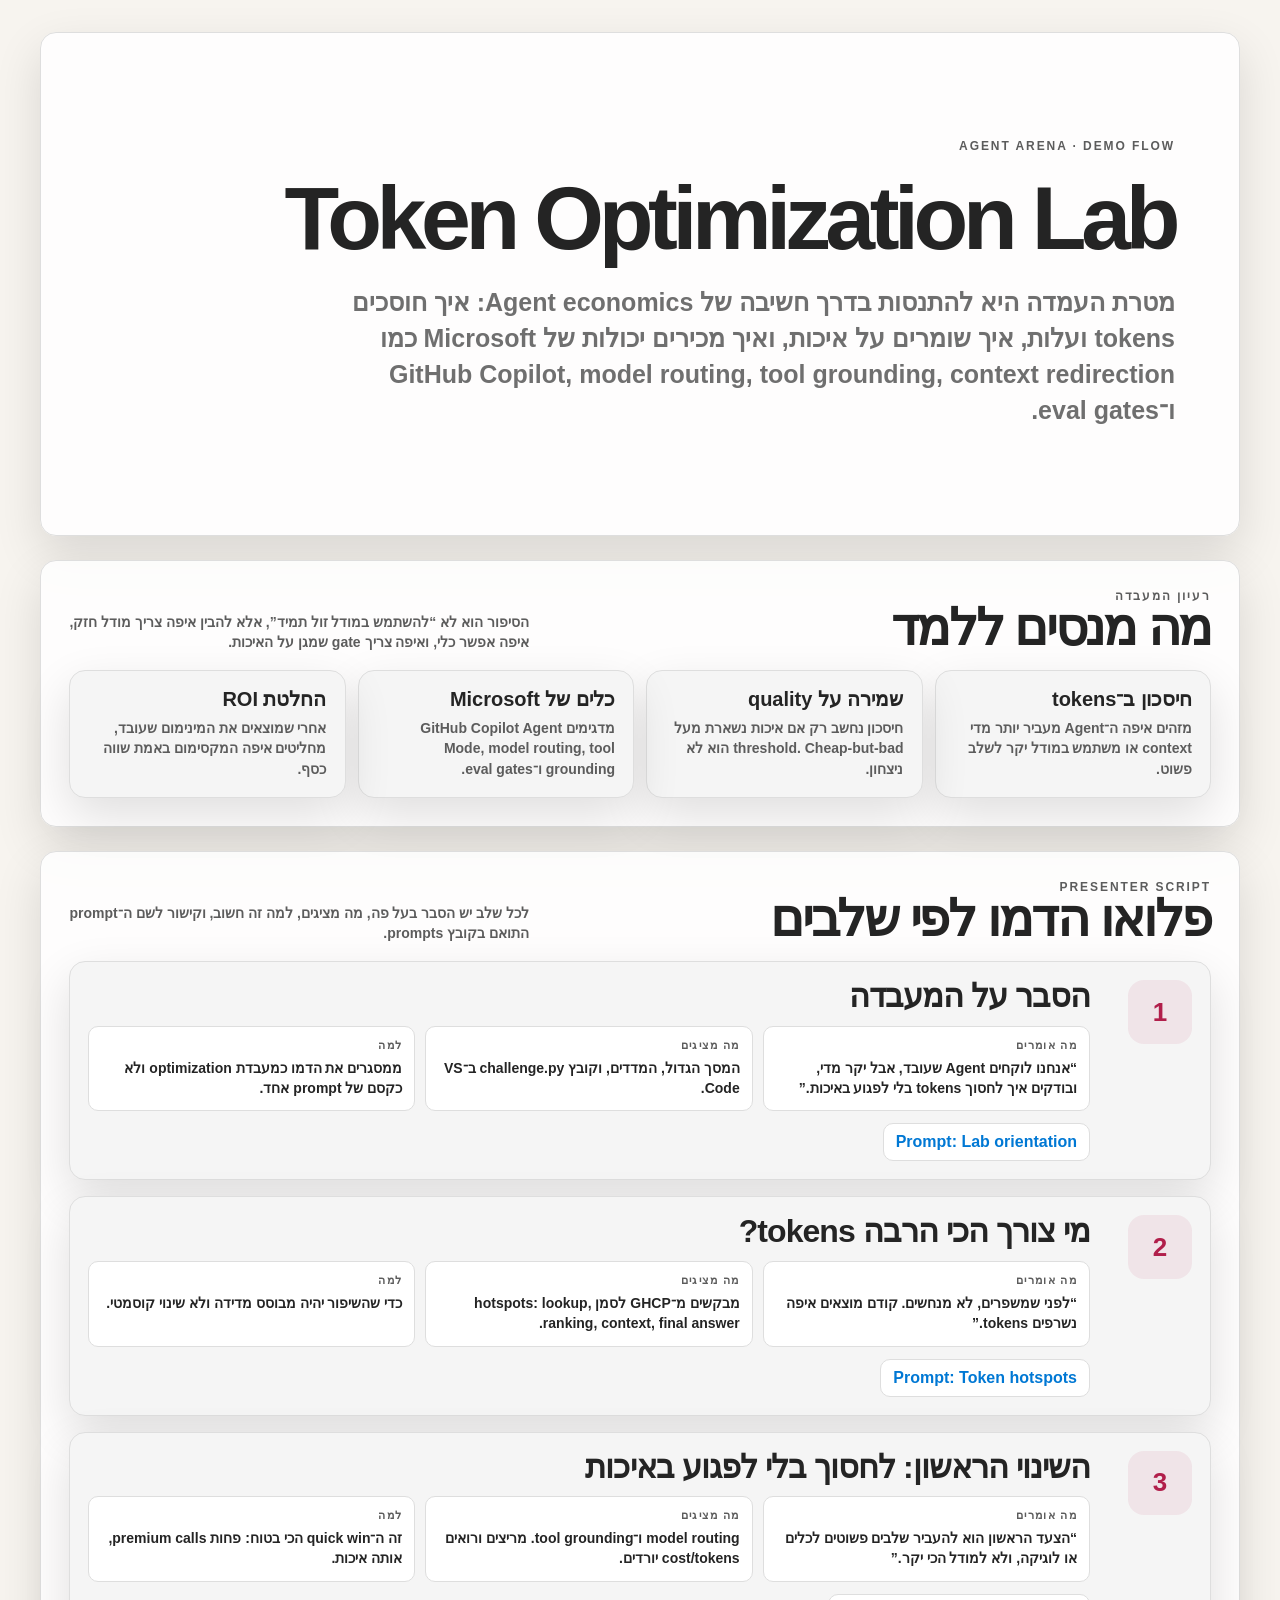
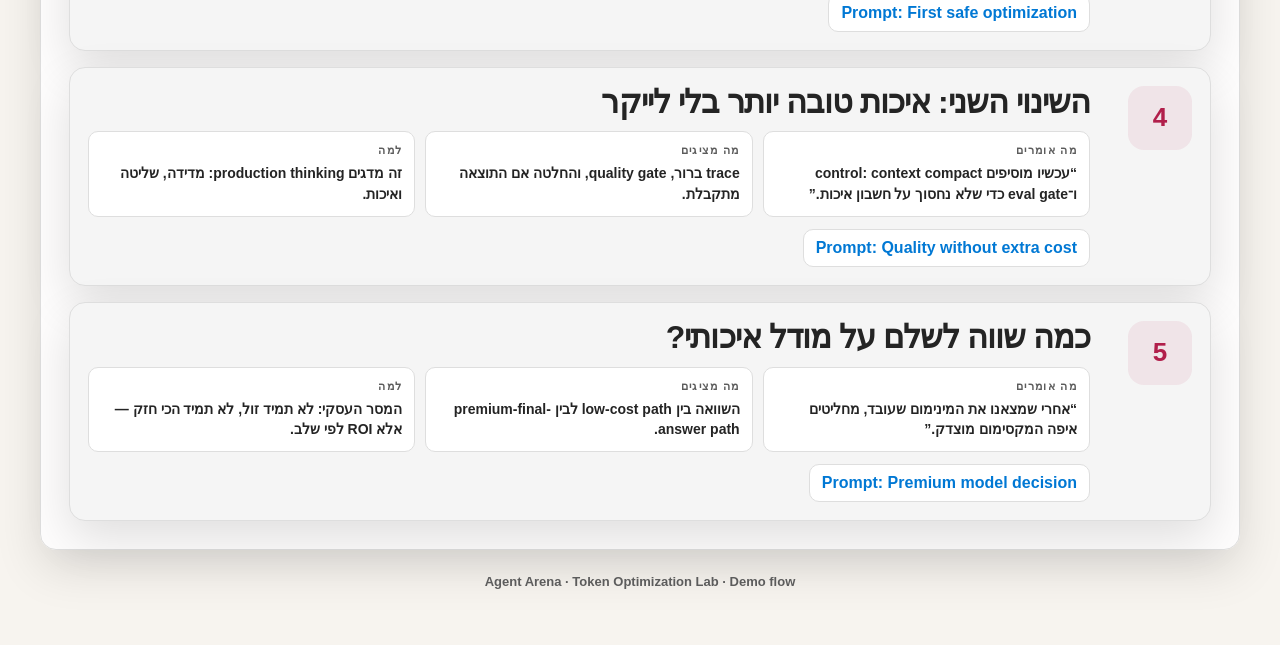
<file: app/agent-arena/demo-flow.html>
<!DOCTYPE html>
<html lang="he" dir="rtl">
<head>
<meta charset="UTF-8">
<meta name="viewport" content="width=device-width, initial-scale=1.0">
<title>Agent Arena — Demo Flow</title>
<script>
  (() => {
    const param = new URLSearchParams(window.location.search).get("clawpilotTheme");
    const theme =
      param || (window.matchMedia("(prefers-color-scheme: dark)").matches ? "dark" : "light");
    document.documentElement.setAttribute("data-theme", theme);
  })();
</script>
<style>
:root {
  color-scheme: light;
  --cp-bg: #f7f4ef;
  --cp-bg-elevated: #fcfbf8;
  --cp-surface: #ffffff;
  --cp-surface-soft: #f5f5f5;
  --cp-border: #dedede;
  --cp-border-strong: #919191;
  --cp-text: #242424;
  --cp-text-muted: #5c5c5c;
  --cp-text-soft: #6f6f6f;
  --cp-accent: #b11f4b;
  --cp-accent-hover: #9a1a41;
  --cp-accent-soft: rgba(177, 31, 75, 0.08);
  --cp-accent-fg: #ffffff;
  --cp-success: #16a34a;
  --cp-danger: #dc2626;
  --cp-warning: #f59e0b;
  --cp-link: #0078d4;
  --cp-shadow: 0 18px 48px rgba(0, 0, 0, 0.12);
  --cp-overlay: rgba(255, 255, 255, 0.8);
  --cp-panel: rgba(255, 255, 255, 0.86);
  --cp-panel-strong: rgba(255, 255, 255, 0.96);
  --cp-sheen: rgba(255, 255, 255, 0.55);
  --cp-highlight: rgba(177, 31, 75, 0.12);
}
html[data-theme="dark"] {
  color-scheme: dark;
  --cp-bg: #3d3b3a;
  --cp-bg-elevated: #343231;
  --cp-surface: #292929;
  --cp-surface-soft: #2e2e2e;
  --cp-border: #474747;
  --cp-border-strong: #5f5f5f;
  --cp-text: #dedede;
  --cp-text-muted: #919191;
  --cp-text-soft: #b0b0b0;
  --cp-accent: #fd8ea1;
  --cp-accent-hover: #fb7b91;
  --cp-accent-soft: rgba(253, 142, 161, 0.14);
  --cp-accent-fg: #1a1a1a;
  --cp-success: #4ade80;
  --cp-danger: #f87171;
  --cp-warning: #fbbf24;
  --cp-link: #4da6ff;
  --cp-shadow: 0 18px 48px rgba(0, 0, 0, 0.32);
  --cp-overlay: rgba(41, 41, 41, 0.88);
  --cp-panel: rgba(41, 41, 41, 0.72);
  --cp-panel-strong: rgba(41, 41, 41, 0.96);
  --cp-sheen: rgba(255, 255, 255, 0.04);
  --cp-highlight: rgba(253, 142, 161, 0.12);
}
*, *::before, *::after { box-sizing: border-box; }
html { scroll-behavior: smooth; }
body {
  margin: 0;
  min-height: 100vh;
  background: var(--cp-bg);
  color: var(--cp-text);
  font-family: "Segoe UI", Aptos, Calibri, -apple-system, BlinkMacSystemFont, sans-serif;
  direction: rtl;
  text-align: right;
}
.shell {
  width: min(1200px, calc(100vw - 40px));
  margin: 0 auto;
  padding: 32px 0 56px;
}
.hero, .card, .step-card, .note-card {
  background: var(--cp-panel);
  border: 1px solid var(--cp-border);
  border-radius: 16px;
  box-shadow: var(--cp-shadow);
}
.hero {
  padding: clamp(28px, 5vw, 64px);
  display: grid;
  gap: 24px;
  min-height: 56vh;
  align-content: center;
}
.eyebrow {
  color: var(--cp-text-muted);
  font-size: 12px;
  font-weight: 900;
  letter-spacing: .16em;
  text-transform: uppercase;
}
h1 {
  margin: 0;
  max-width: 980px;
  font-size: clamp(44px, 7vw, 96px);
  line-height: .92;
  letter-spacing: -.06em;
}
.hero-copy {
  max-width: 850px;
  color: var(--cp-text-soft);
  font-size: clamp(18px, 2vw, 25px);
  line-height: 1.45;
  font-weight: 700;
}
.accent { color: var(--cp-accent); }
.success { color: var(--cp-success); }
.warning { color: var(--cp-warning); }
.card {
  margin-top: 24px;
  padding: 28px;
}
.section-head {
  display: flex;
  align-items: end;
  justify-content: space-between;
  gap: 20px;
  margin-bottom: 18px;
}
h2 {
  margin: 0;
  font-size: clamp(30px, 4vw, 56px);
  line-height: .96;
  letter-spacing: -.045em;
}
.section-note {
  max-width: 460px;
  color: var(--cp-text-muted);
  font-size: 14px;
  line-height: 1.45;
  font-weight: 700;
}
.principles {
  display: grid;
  grid-template-columns: repeat(4, minmax(0, 1fr));
  gap: 12px;
}
.note-card {
  padding: 18px;
  background: var(--cp-surface-soft);
}
.note-title {
  font-size: 20px;
  font-weight: 900;
  line-height: 1.05;
}
.note-copy {
  margin-top: 8px;
  color: var(--cp-text-muted);
  font-size: 14px;
  line-height: 1.45;
  font-weight: 700;
}
.demo-flow {
  display: grid;
  gap: 16px;
}
.step-card {
  display: grid;
  grid-template-columns: 86px minmax(0, 1fr);
  gap: 16px;
  padding: 18px;
  background: var(--cp-surface-soft);
}
.step-num {
  display: grid;
  place-items: center;
  width: 64px;
  height: 64px;
  border-radius: 16px;
  background: var(--cp-accent-soft);
  color: var(--cp-accent);
  font-size: 26px;
  font-weight: 900;
}
.step-title {
  font-size: clamp(24px, 2.5vw, 36px);
  line-height: 1.05;
  font-weight: 900;
  letter-spacing: -.03em;
}
.step-grid {
  display: grid;
  grid-template-columns: repeat(3, minmax(0, 1fr));
  gap: 10px;
  margin-top: 12px;
}
.box {
  padding: 12px;
  border: 1px solid var(--cp-border);
  border-radius: 0.625rem;
  background: var(--cp-surface);
}
.box-label {
  color: var(--cp-text-muted);
  font-size: 11px;
  font-weight: 900;
  letter-spacing: .12em;
  text-transform: uppercase;
}
.box-copy {
  margin-top: 6px;
  color: var(--cp-text);
  font-size: 14px;
  line-height: 1.45;
  font-weight: 700;
}
.prompt-link {
  display: inline-flex;
  margin-top: 12px;
  padding: 9px 12px;
  border: 1px solid var(--cp-border);
  border-radius: 0.625rem;
  background: var(--cp-panel-strong);
  color: var(--cp-link);
  font-weight: 900;
  text-decoration: none;
  direction: ltr;
  unicode-bidi: isolate;
}
.footer {
  margin-top: 24px;
  color: var(--cp-text-muted);
  text-align: center;
  font-size: 13px;
  font-weight: 800;
}
@media (max-width: 900px) {
  .principles, .step-grid { grid-template-columns: 1fr; }
  .step-card { grid-template-columns: 1fr; }
  .section-head { align-items: start; flex-direction: column; }
}
</style>
</head>
<body>
<main class="shell">
  <section class="hero">
    <div class="eyebrow">Agent Arena · Demo flow</div>
    <h1>Token Optimization Lab</h1>
    <div class="hero-copy">
      מטרת העמדה היא להתנסות בדרך חשיבה של Agent economics: איך חוסכים tokens ועלות, איך שומרים על איכות, ואיך מכירים יכולות של Microsoft כמו GitHub Copilot, model routing, tool grounding, context redirection ו־eval gates.
    </div>
  </section>

  <section class="card">
    <div class="section-head">
      <div>
        <div class="eyebrow">רעיון המעבדה</div>
        <h2>מה מנסים ללמד</h2>
      </div>
      <div class="section-note">הסיפור הוא לא “להשתמש במודל זול תמיד”, אלא להבין איפה צריך מודל חזק, איפה אפשר כלי, ואיפה צריך gate שמגן על האיכות.</div>
    </div>
    <div class="principles">
      <div class="note-card"><div class="note-title">חיסכון ב־tokens</div><div class="note-copy">מזהים איפה ה־Agent מעביר יותר מדי context או משתמש במודל יקר לשלב פשוט.</div></div>
      <div class="note-card"><div class="note-title">שמירה על quality</div><div class="note-copy">חיסכון נחשב רק אם איכות נשארת מעל threshold. Cheap-but-bad הוא לא ניצחון.</div></div>
      <div class="note-card"><div class="note-title">כלים של Microsoft</div><div class="note-copy">מדגימים GitHub Copilot Agent Mode, model routing, tool grounding ו־eval gates.</div></div>
      <div class="note-card"><div class="note-title">החלטת ROI</div><div class="note-copy">אחרי שמוצאים את המינימום שעובד, מחליטים איפה המקסימום באמת שווה כסף.</div></div>
    </div>
  </section>

  <section class="card">
    <div class="section-head">
      <div>
        <div class="eyebrow">Presenter script</div>
        <h2>פלואו הדמו לפי שלבים</h2>
      </div>
      <div class="section-note">לכל שלב יש הסבר בעל פה, מה מציגים, למה זה חשוב, וקישור לשם ה־prompt התואם בקובץ prompts.</div>
    </div>

    <div class="demo-flow">
      <article class="step-card">
        <div class="step-num">1</div>
        <div>
          <div class="step-title">הסבר על המעבדה</div>
          <div class="step-grid">
            <div class="box"><div class="box-label">מה אומרים</div><div class="box-copy">“אנחנו לוקחים Agent שעובד, אבל יקר מדי, ובודקים איך לחסוך tokens בלי לפגוע באיכות.”</div></div>
            <div class="box"><div class="box-label">מה מציגים</div><div class="box-copy">המסך הגדול, המדדים, וקובץ <span dir="ltr">challenge.py</span> ב־VS Code.</div></div>
            <div class="box"><div class="box-label">למה</div><div class="box-copy">ממסגרים את הדמו כמעבדת optimization ולא כקסם של prompt אחד.</div></div>
          </div>
          <a class="prompt-link" href="agent-arena-demo-prompts.md#step-1-lab-orientation">Prompt: Lab orientation</a>
        </div>
      </article>

      <article class="step-card">
        <div class="step-num">2</div>
        <div>
          <div class="step-title">מי צורך הכי הרבה tokens?</div>
          <div class="step-grid">
            <div class="box"><div class="box-label">מה אומרים</div><div class="box-copy">“לפני שמשפרים, לא מנחשים. קודם מוצאים איפה נשרפים tokens.”</div></div>
            <div class="box"><div class="box-label">מה מציגים</div><div class="box-copy">מבקשים מ־GHCP לסמן hotspots: lookup, ranking, context, final answer.</div></div>
            <div class="box"><div class="box-label">למה</div><div class="box-copy">כדי שהשיפור יהיה מבוסס מדידה ולא שינוי קוסמטי.</div></div>
          </div>
          <a class="prompt-link" href="agent-arena-demo-prompts.md#step-2-token-hotspots">Prompt: Token hotspots</a>
        </div>
      </article>

      <article class="step-card">
        <div class="step-num">3</div>
        <div>
          <div class="step-title">השינוי הראשון: לחסוך בלי לפגוע באיכות</div>
          <div class="step-grid">
            <div class="box"><div class="box-label">מה אומרים</div><div class="box-copy">“הצעד הראשון הוא להעביר שלבים פשוטים לכלים או לוגיקה, ולא למודל הכי יקר.”</div></div>
            <div class="box"><div class="box-label">מה מציגים</div><div class="box-copy">model routing ו־tool grounding. מריצים ורואים cost/tokens יורדים.</div></div>
            <div class="box"><div class="box-label">למה</div><div class="box-copy">זה ה־quick win הכי בטוח: פחות premium calls, אותה איכות.</div></div>
          </div>
          <a class="prompt-link" href="agent-arena-demo-prompts.md#step-3-first-safe-optimization">Prompt: First safe optimization</a>
        </div>
      </article>

      <article class="step-card">
        <div class="step-num">4</div>
        <div>
          <div class="step-title">השינוי השני: איכות טובה יותר בלי לייקר</div>
          <div class="step-grid">
            <div class="box"><div class="box-label">מה אומרים</div><div class="box-copy">“עכשיו מוסיפים control: context compact ו־eval gate כדי שלא נחסוך על חשבון איכות.”</div></div>
            <div class="box"><div class="box-label">מה מציגים</div><div class="box-copy">trace ברור, quality gate, והחלטה אם התוצאה מתקבלת.</div></div>
            <div class="box"><div class="box-label">למה</div><div class="box-copy">זה מדגים production thinking: מדידה, שליטה ואיכות.</div></div>
          </div>
          <a class="prompt-link" href="agent-arena-demo-prompts.md#step-4-quality-without-extra-cost">Prompt: Quality without extra cost</a>
        </div>
      </article>

      <article class="step-card">
        <div class="step-num">5</div>
        <div>
          <div class="step-title">כמה שווה לשלם על מודל איכותי?</div>
          <div class="step-grid">
            <div class="box"><div class="box-label">מה אומרים</div><div class="box-copy">“אחרי שמצאנו את המינימום שעובד, מחליטים איפה המקסימום מוצדק.”</div></div>
            <div class="box"><div class="box-label">מה מציגים</div><div class="box-copy">השוואה בין low-cost path לבין premium-final-answer path.</div></div>
            <div class="box"><div class="box-label">למה</div><div class="box-copy">המסר העסקי: לא תמיד זול, לא תמיד הכי חזק — אלא ROI לפי שלב.</div></div>
          </div>
          <a class="prompt-link" href="agent-arena-demo-prompts.md#step-5-premium-model-decision">Prompt: Premium model decision</a>
        </div>
      </article>
    </div>
  </section>

  <div class="footer">Agent Arena · Token Optimization Lab · Demo flow</div>
</main>
</body>
</html>
</file>
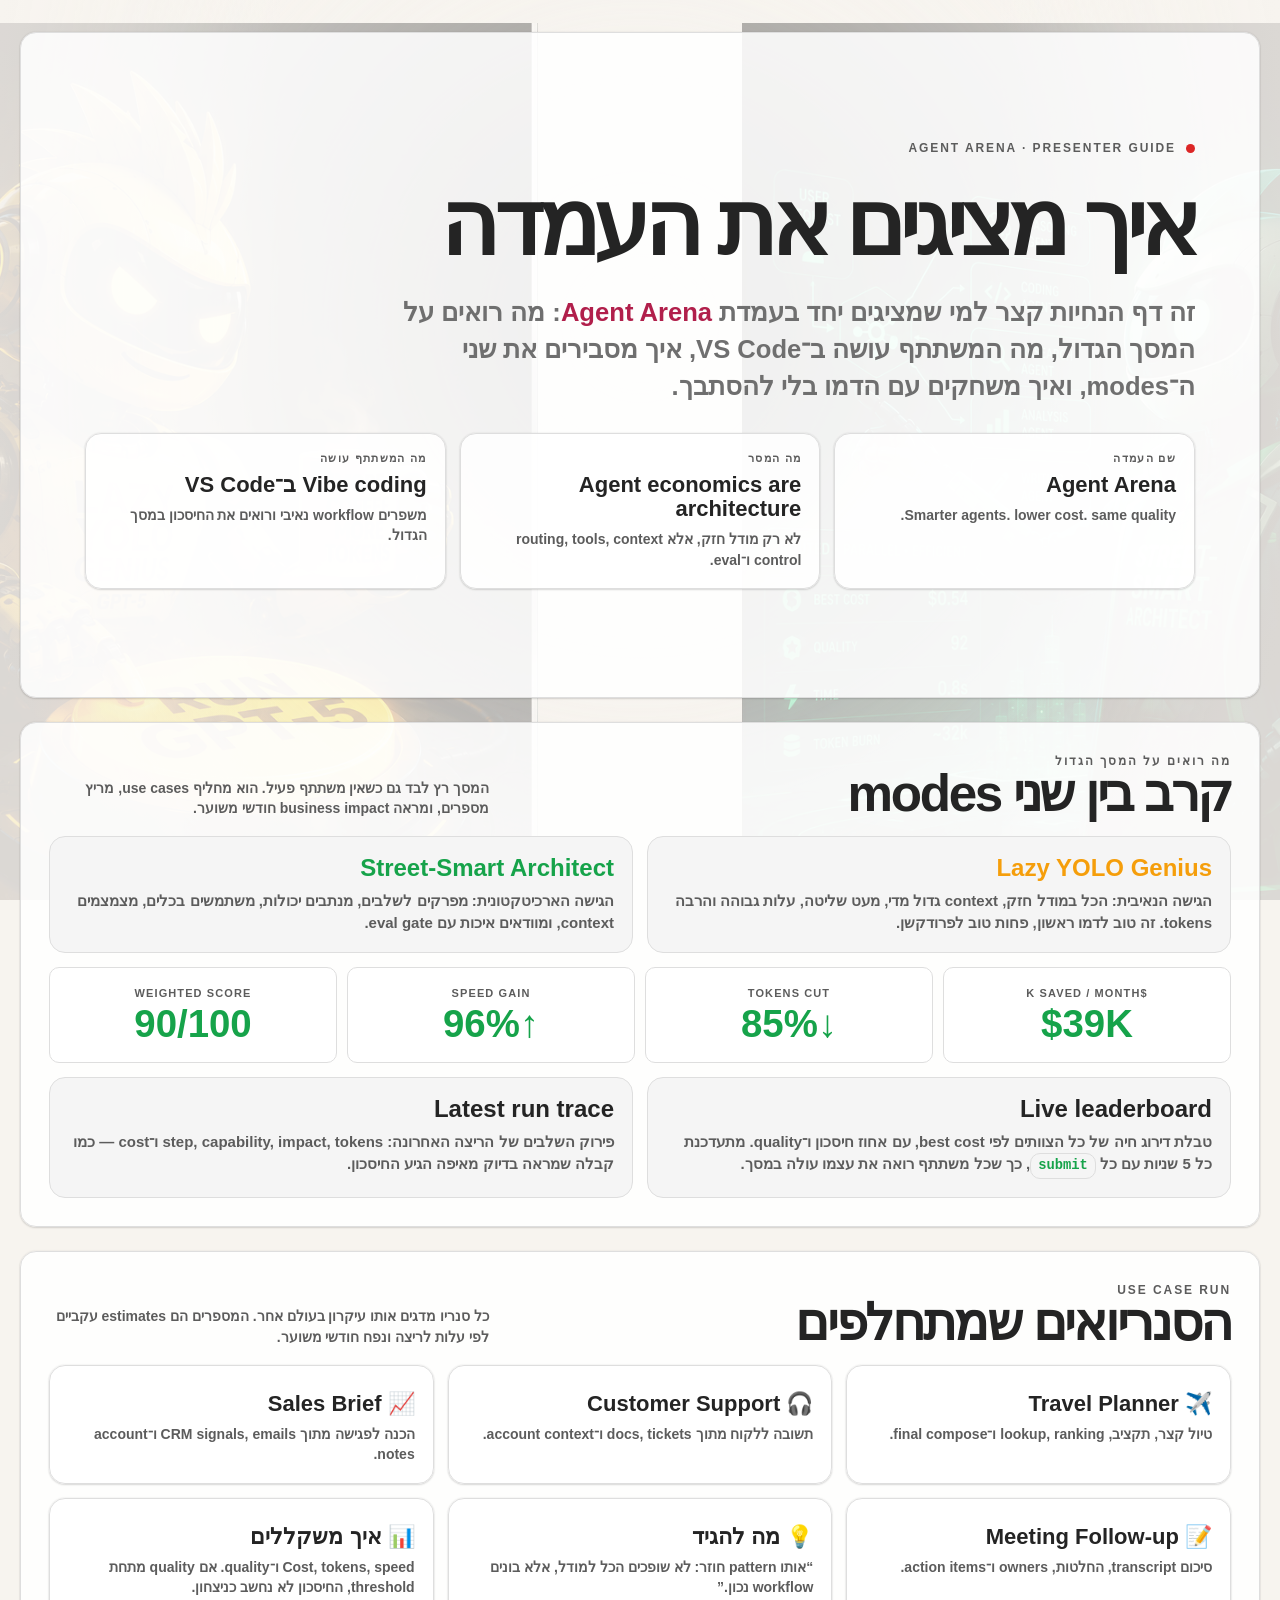
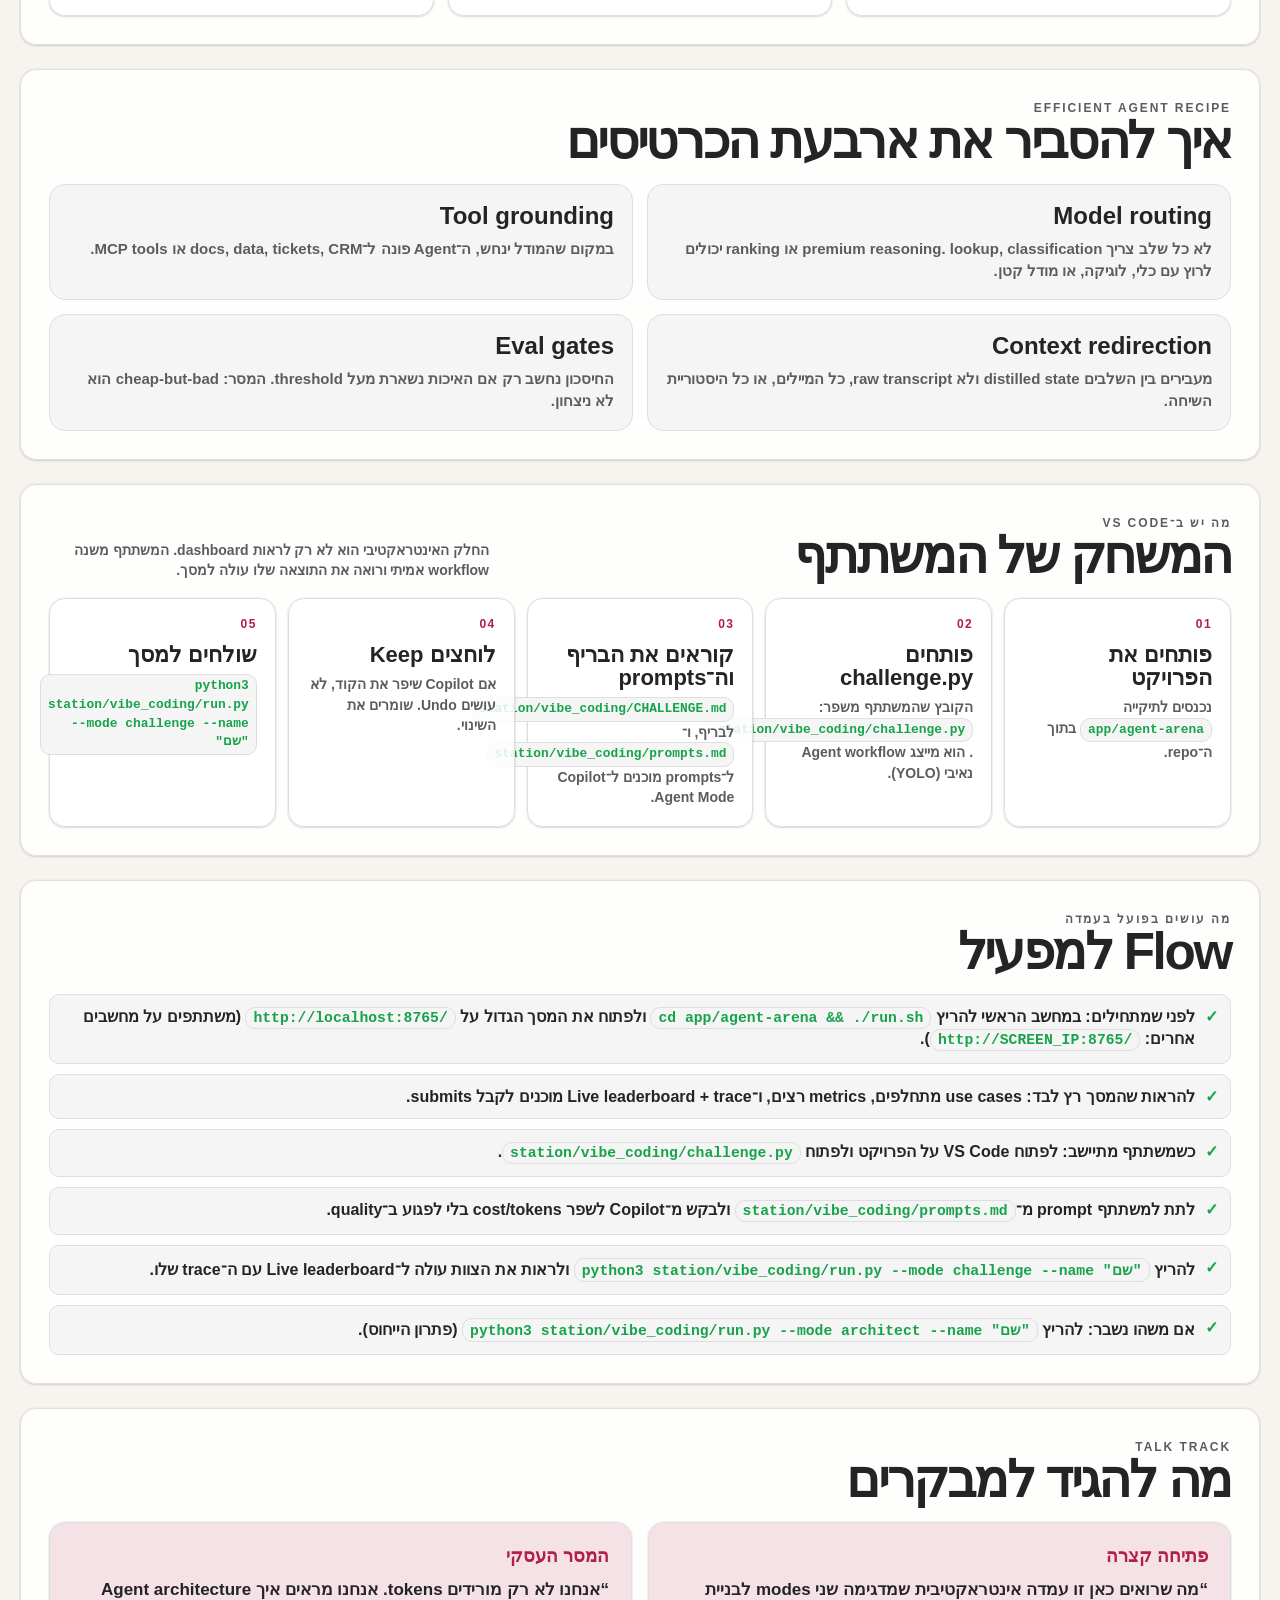
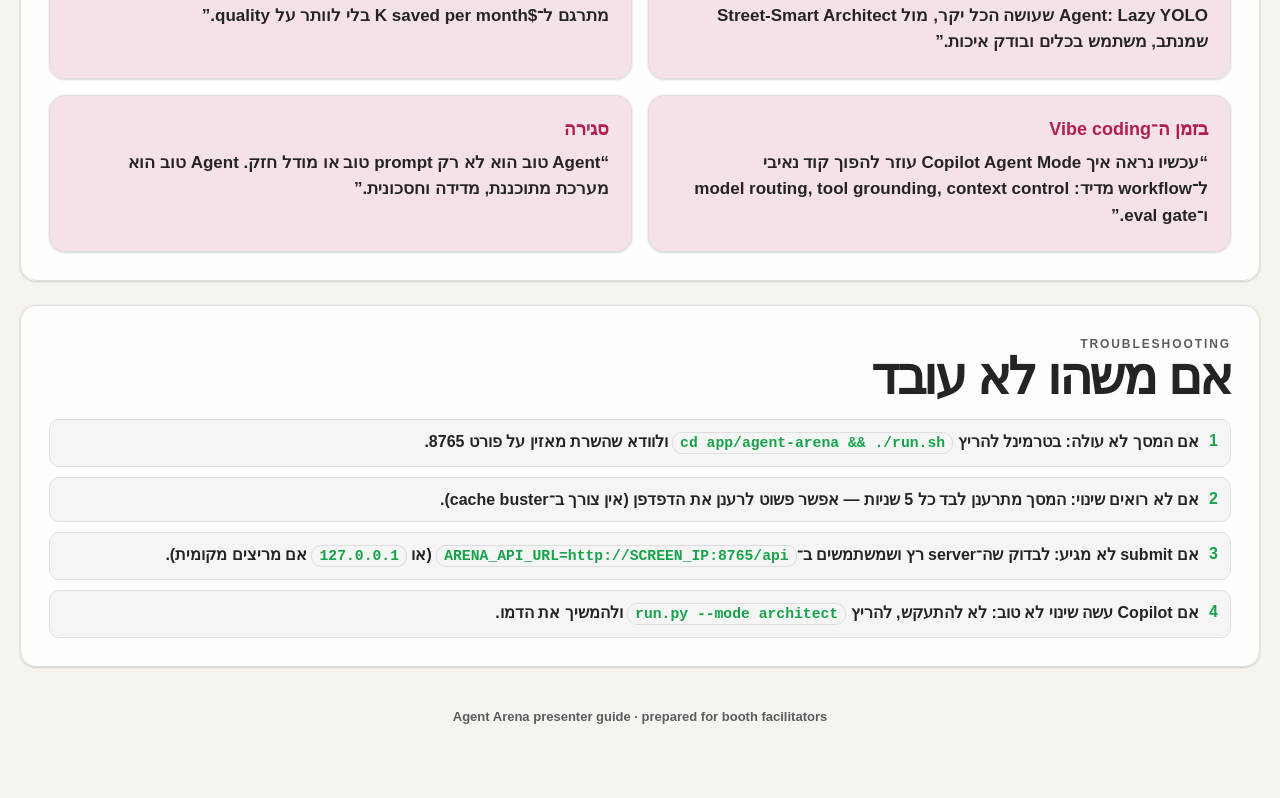
<file: app/agent-arena/presenter-guide.html>
<!DOCTYPE html>
<html lang="he" dir="rtl">
<head>
<meta charset="UTF-8">
<meta name="viewport" content="width=device-width, initial-scale=1.0">
<title>Agent Arena — מדריך למפעילי העמדה</title>
<script>
  (() => {
    const param = new URLSearchParams(window.location.search).get("clawpilotTheme");
    const theme =
      param || (window.matchMedia("(prefers-color-scheme: dark)").matches ? "dark" : "light");
    document.documentElement.setAttribute("data-theme", theme);
  })();
</script>
<style>
:root {
  color-scheme: light;
  --cp-bg: #f7f4ef;
  --cp-bg-elevated: #fcfbf8;
  --cp-surface: #ffffff;
  --cp-surface-soft: #f5f5f5;
  --cp-border: #dedede;
  --cp-border-strong: #919191;
  --cp-text: #242424;
  --cp-text-muted: #5c5c5c;
  --cp-text-soft: #6f6f6f;
  --cp-accent: #b11f4b;
  --cp-accent-hover: #9a1a41;
  --cp-accent-soft: rgba(177, 31, 75, 0.08);
  --cp-accent-fg: #ffffff;
  --cp-success: #16a34a;
  --cp-danger: #dc2626;
  --cp-warning: #f59e0b;
  --cp-link: #0078d4;
  --cp-shadow: 0 18px 48px rgba(0, 0, 0, 0.12);
  --cp-overlay: rgba(255, 255, 255, 0.8);
  --cp-panel: rgba(255, 255, 255, 0.86);
  --cp-panel-strong: rgba(255, 255, 255, 0.96);
  --cp-sheen: rgba(255, 255, 255, 0.55);
  --cp-highlight: rgba(177, 31, 75, 0.12);
}
html[data-theme="dark"] {
  color-scheme: dark;
  --cp-bg: #3d3b3a;
  --cp-bg-elevated: #343231;
  --cp-surface: #292929;
  --cp-surface-soft: #2e2e2e;
  --cp-border: #474747;
  --cp-border-strong: #5f5f5f;
  --cp-text: #dedede;
  --cp-text-muted: #919191;
  --cp-text-soft: #b0b0b0;
  --cp-accent: #fd8ea1;
  --cp-accent-hover: #fb7b91;
  --cp-accent-soft: rgba(253, 142, 161, 0.14);
  --cp-accent-fg: #1a1a1a;
  --cp-success: #4ade80;
  --cp-danger: #f87171;
  --cp-warning: #fbbf24;
  --cp-link: #4da6ff;
  --cp-shadow: 0 18px 48px rgba(0, 0, 0, 0.32);
  --cp-overlay: rgba(41, 41, 41, 0.88);
  --cp-panel: rgba(41, 41, 41, 0.72);
  --cp-panel-strong: rgba(41, 41, 41, 0.96);
  --cp-sheen: rgba(255, 255, 255, 0.04);
  --cp-highlight: rgba(253, 142, 161, 0.12);
}
*, *::before, *::after { box-sizing: border-box; }
html { scroll-behavior: smooth; }
body {
  margin: 0;
  min-height: 100vh;
  background: var(--cp-bg);
  color: var(--cp-text);
  font-family: "Segoe UI", Aptos, Calibri, -apple-system, BlinkMacSystemFont, sans-serif;
  direction: rtl;
  text-align: right;
  overflow-x: hidden;
}
a { color: var(--cp-link); text-decoration: none; }
.arena-art {
  position: fixed;
  inset: 0;
  z-index: 0;
  pointer-events: none;
  overflow: hidden;
}
.arena-art::after {
  content: "";
  position: absolute;
  inset: 0;
  background:
    linear-gradient(90deg, var(--cp-bg) 0, transparent 22%, transparent 78%, var(--cp-bg) 100%),
    radial-gradient(circle at 50% 36%, transparent 0, var(--cp-bg) 84%);
  opacity: .72;
}
.arena-art img {
  position: absolute;
  bottom: -5vh;
  width: min(54vw, 880px);
  max-width: none;
  opacity: .42;
  filter: saturate(1.1) contrast(1.08);
}
.arena-art-left { left: max(-12vw, -220px); }
.arena-art-right { right: max(-12vw, -220px); }
.shell {
  position: relative;
  z-index: 1;
  width: min(1240px, calc(100vw - 40px));
  margin: 0 auto;
  padding: 32px 0 56px;
}
.hero, .card, .mini-card, .step, .talk-card {
  background: var(--cp-panel);
  border: 1px solid var(--cp-border);
  border-radius: 16px;
  box-shadow: 0 0 2px color-mix(in srgb, var(--cp-text) 12%, transparent), 0 1px 2px color-mix(in srgb, var(--cp-text) 14%, transparent);
}
.hero {
  padding: clamp(28px, 5vw, 68px);
  min-height: 74vh;
  display: grid;
  align-content: center;
  gap: 28px;
}
.eyebrow {
  display: inline-flex;
  align-items: center;
  gap: 10px;
  width: fit-content;
  color: var(--cp-text-muted);
  font-size: 12px;
  font-weight: 900;
  letter-spacing: .16em;
  text-transform: uppercase;
}
.dot {
  width: 9px;
  height: 9px;
  border-radius: 50%;
  background: var(--cp-danger);
  animation: pulse 1.35s ease-in-out infinite;
}
@keyframes pulse { 0%, 100% { opacity: 1; } 50% { opacity: .25; } }
h1 {
  max-width: 980px;
  margin: 0;
  color: var(--cp-text);
  font-size: clamp(44px, 7vw, 96px);
  line-height: .92;
  letter-spacing: -.06em;
}
.hero-copy {
  max-width: 840px;
  color: var(--cp-text-soft);
  font-size: clamp(18px, 2vw, 26px);
  line-height: 1.45;
  font-weight: 700;
}
.accent { color: var(--cp-accent); }
.success { color: var(--cp-success); }
.warning { color: var(--cp-warning); }
.quick-grid {
  display: grid;
  grid-template-columns: repeat(3, minmax(0, 1fr));
  gap: 14px;
}
.mini-card {
  padding: 18px;
}
.mini-label {
  color: var(--cp-text-muted);
  font-size: 11px;
  font-weight: 900;
  letter-spacing: .12em;
  text-transform: uppercase;
}
.mini-value {
  margin-top: 8px;
  font-size: 22px;
  line-height: 1.1;
  font-weight: 900;
}
.mini-copy {
  margin-top: 8px;
  color: var(--cp-text-muted);
  font-size: 14px;
  line-height: 1.45;
  font-weight: 700;
}
.section {
  margin-top: 24px;
  padding: 28px;
}
.section-head {
  display: flex;
  justify-content: space-between;
  align-items: end;
  gap: 20px;
  margin-bottom: 18px;
}
h2 {
  margin: 0;
  font-size: clamp(30px, 4vw, 56px);
  line-height: .96;
  letter-spacing: -.045em;
}
.section-note {
  max-width: 440px;
  color: var(--cp-text-muted);
  font-size: 14px;
  line-height: 1.45;
  font-weight: 700;
}
.screen-map {
  display: grid;
  grid-template-columns: 1fr 1fr;
  gap: 14px;
}
.screen-block {
  padding: 18px;
  border: 1px solid var(--cp-border);
  border-radius: 16px;
  background: var(--cp-surface-soft);
}
.screen-title {
  font-size: 24px;
  line-height: 1.05;
  font-weight: 900;
}
.screen-copy {
  margin-top: 10px;
  color: var(--cp-text-muted);
  font-size: 15px;
  line-height: 1.45;
  font-weight: 700;
}
.metrics-row {
  display: grid;
  grid-template-columns: repeat(4, minmax(0, 1fr));
  gap: 10px;
  margin-top: 14px;
}
.metric {
  min-height: 96px;
  display: grid;
  place-items: center;
  text-align: center;
  padding: 12px;
  border: 1px solid var(--cp-border);
  border-radius: 0.625rem;
  background: var(--cp-surface);
}
.metric-label {
  color: var(--cp-text-muted);
  font-size: 11px;
  font-weight: 900;
  letter-spacing: .1em;
  text-transform: uppercase;
}
.metric-value {
  margin-top: 6px;
  color: var(--cp-success);
  font-size: clamp(28px, 3vw, 48px);
  line-height: 1;
  font-weight: 900;
}
.steps {
  display: grid;
  grid-template-columns: repeat(5, minmax(0, 1fr));
  gap: 12px;
}
.step {
  padding: 18px;
  min-height: 174px;
}
.step-num {
  color: var(--cp-accent);
  font-size: 12px;
  font-weight: 900;
  letter-spacing: .12em;
}
.step-title {
  margin-top: 12px;
  font-size: 22px;
  line-height: 1.05;
  font-weight: 900;
}
.step-copy {
  margin-top: 8px;
  color: var(--cp-text-muted);
  font-size: 14px;
  line-height: 1.45;
  font-weight: 700;
}
.code {
  direction: ltr;
  unicode-bidi: isolate;
  display: inline-block;
  padding: 2px 7px;
  border: 1px solid var(--cp-border);
  border-radius: 0.625rem;
  background: var(--cp-surface-soft);
  color: var(--cp-success);
  font-family: Consolas, "Courier New", Courier, monospace;
  font-size: .92em;
}
.two-col {
  display: grid;
  grid-template-columns: 1fr 1fr;
  gap: 16px;
}
.talk-card {
  padding: 22px;
  background: var(--cp-highlight);
}
.talk-title {
  color: var(--cp-accent);
  font-size: 18px;
  font-weight: 900;
}
.talk-text {
  margin-top: 10px;
  color: var(--cp-text);
  font-size: 17px;
  line-height: 1.55;
  font-weight: 700;
}
.checklist {
  display: grid;
  gap: 10px;
}
.check {
  display: grid;
  grid-template-columns: auto 1fr;
  gap: 10px;
  padding: 12px;
  border: 1px solid var(--cp-border);
  border-radius: 0.625rem;
  background: var(--cp-surface-soft);
  color: var(--cp-text);
  font-weight: 800;
}
.check span:first-child { color: var(--cp-success); }
.footer {
  margin-top: 24px;
  padding: 18px 22px;
  color: var(--cp-text-muted);
  text-align: center;
  font-size: 13px;
  font-weight: 800;
}
@media (max-width: 960px) {
  .quick-grid, .screen-map, .two-col { grid-template-columns: 1fr; }
  .metrics-row, .steps { grid-template-columns: repeat(2, minmax(0, 1fr)); }
  .section-head { align-items: start; flex-direction: column; }
}
@media (max-width: 560px) {
  .shell { width: min(100vw - 24px, 1240px); padding-top: 12px; }
  .hero, .section { padding: 20px; }
  .metrics-row, .steps { grid-template-columns: 1fr; }
}
</style>
</head>
<body>
<div class="arena-art" aria-hidden="true">
  <img class="arena-art-left" src="assets/lazy-yolo-genius.png" alt="">
  <img class="arena-art-right" src="assets/street-smart-architect.png" alt="">
</div>

<main class="shell">
  <section class="hero">
    <div class="eyebrow"><span class="dot"></span> Agent Arena · Presenter guide</div>
    <h1>איך מציגים את העמדה</h1>
    <div class="hero-copy">
      זה דף הנחיות קצר למי שמציגים יחד בעמדת <span class="accent">Agent Arena</span>: מה רואים על המסך הגדול, מה המשתתף עושה ב־VS Code, איך מסבירים את שני ה־modes, ואיך משחקים עם הדמו בלי להסתבך.
    </div>
    <div class="quick-grid">
      <div class="mini-card">
        <div class="mini-label">שם העמדה</div>
        <div class="mini-value">Agent Arena</div>
        <div class="mini-copy">Smarter agents. lower cost. same quality.</div>
      </div>
      <div class="mini-card">
        <div class="mini-label">מה המסר</div>
        <div class="mini-value">Agent economics are architecture</div>
        <div class="mini-copy">לא רק מודל חזק, אלא routing, tools, context control ו־eval.</div>
      </div>
      <div class="mini-card">
        <div class="mini-label">מה המשתתף עושה</div>
        <div class="mini-value">Vibe coding ב־VS Code</div>
        <div class="mini-copy">משפרים workflow נאיבי ורואים את החיסכון במסך הגדול.</div>
      </div>
    </div>
  </section>

  <section class="section card">
    <div class="section-head">
      <div>
        <div class="eyebrow">מה רואים על המסך הגדול</div>
        <h2>קרב בין שני modes</h2>
      </div>
      <div class="section-note">המסך רץ לבד גם כשאין משתתף פעיל. הוא מחליף use cases, מריץ מספרים, ומראה business impact חודשי משוער.</div>
    </div>
    <div class="screen-map">
      <div class="screen-block">
        <div class="screen-title warning">Lazy YOLO Genius</div>
        <div class="screen-copy">הגישה הנאיבית: הכל במודל חזק, context גדול מדי, מעט שליטה, עלות גבוהה והרבה tokens. זה טוב לדמו ראשון, פחות טוב לפרודקשן.</div>
      </div>
      <div class="screen-block">
        <div class="screen-title success">Street-Smart Architect</div>
        <div class="screen-copy">הגישה הארכיטקטונית: מפרקים לשלבים, מנתבים יכולות, משתמשים בכלים, מצמצמים context, ומוודאים איכות עם eval gate.</div>
      </div>
    </div>
    <div class="metrics-row">
      <div class="metric"><div><div class="metric-label">$K saved / month</div><div class="metric-value">$39K</div></div></div>
      <div class="metric"><div><div class="metric-label">Tokens cut</div><div class="metric-value">↓85%</div></div></div>
      <div class="metric"><div><div class="metric-label">Speed gain</div><div class="metric-value">↑96%</div></div></div>
      <div class="metric"><div><div class="metric-label">Weighted score</div><div class="metric-value">90/100</div></div></div>
    </div>
    <div class="screen-map" style="margin-top:14px">
      <div class="screen-block">
        <div class="screen-title">Live leaderboard</div>
        <div class="screen-copy">טבלת דירוג חיה של כל הצוותים לפי best cost, עם אחוז חיסכון ו־quality. מתעדכנת כל 5 שניות עם כל <span class="code">submit</span>, כך שכל משתתף רואה את עצמו עולה במסך.</div>
      </div>
      <div class="screen-block">
        <div class="screen-title">Latest run trace</div>
        <div class="screen-copy">פירוק השלבים של הריצה האחרונה: step, capability, impact, tokens ו־cost — כמו קבלה שמראה בדיוק מאיפה הגיע החיסכון.</div>
      </div>
    </div>
  </section>

  <section class="section card">
    <div class="section-head">
      <div>
        <div class="eyebrow">Use case run</div>
        <h2>הסנריואים שמתחלפים</h2>
      </div>
      <div class="section-note">כל סנריו מדגים אותו עיקרון בעולם אחר. המספרים הם estimates עקביים לפי עלות לריצה ונפח חודשי משוער.</div>
    </div>
    <div class="quick-grid">
      <div class="mini-card"><div class="mini-value">✈️ Travel Planner</div><div class="mini-copy">טיול קצר, תקציב, lookup, ranking ו־final compose.</div></div>
      <div class="mini-card"><div class="mini-value">🎧 Customer Support</div><div class="mini-copy">תשובה ללקוח מתוך docs, tickets ו־account context.</div></div>
      <div class="mini-card"><div class="mini-value">📈 Sales Brief</div><div class="mini-copy">הכנה לפגישה מתוך CRM signals, emails ו־account notes.</div></div>
      <div class="mini-card"><div class="mini-value">📝 Meeting Follow-up</div><div class="mini-copy">סיכום transcript, החלטות, owners ו־action items.</div></div>
      <div class="mini-card"><div class="mini-value">💡 מה להגיד</div><div class="mini-copy">“אותו pattern חוזר: לא שופכים הכל למודל, אלא בונים workflow נכון.”</div></div>
      <div class="mini-card"><div class="mini-value">📊 איך משקללים</div><div class="mini-copy">Cost, tokens, speed ו־quality. אם quality מתחת threshold, החיסכון לא נחשב כניצחון.</div></div>
    </div>
  </section>

  <section class="section card">
    <div class="section-head">
      <div>
        <div class="eyebrow">Efficient agent recipe</div>
        <h2>איך להסביר את ארבעת הכרטיסים</h2>
      </div>
    </div>
    <div class="screen-map">
      <div class="screen-block">
        <div class="screen-title">Model routing</div>
        <div class="screen-copy">לא כל שלב צריך premium reasoning. lookup, classification או ranking יכולים לרוץ עם כלי, לוגיקה, או מודל קטן.</div>
      </div>
      <div class="screen-block">
        <div class="screen-title">Tool grounding</div>
        <div class="screen-copy">במקום שהמודל ינחש, ה־Agent פונה ל־docs, data, tickets, CRM או MCP tools.</div>
      </div>
      <div class="screen-block">
        <div class="screen-title">Context redirection</div>
        <div class="screen-copy">מעבירים בין השלבים distilled state ולא raw transcript, כל המיילים, או כל היסטוריית השיחה.</div>
      </div>
      <div class="screen-block">
        <div class="screen-title">Eval gates</div>
        <div class="screen-copy">החיסכון נחשב רק אם האיכות נשארת מעל threshold. המסר: cheap-but-bad הוא לא ניצחון.</div>
      </div>
    </div>
  </section>

  <section class="section card">
    <div class="section-head">
      <div>
        <div class="eyebrow">מה יש ב־VS Code</div>
        <h2>המשחק של המשתתף</h2>
      </div>
      <div class="section-note">החלק האינטראקטיבי הוא לא רק לראות dashboard. המשתתף משנה workflow אמיתי ורואה את התוצאה שלו עולה למסך.</div>
    </div>
    <div class="steps">
      <div class="step">
        <div class="step-num">01</div>
        <div class="step-title">פותחים את הפרויקט</div>
        <div class="step-copy">נכנסים לתיקייה <span class="code">app/agent-arena</span> בתוך ה־repo.</div>
      </div>
      <div class="step">
        <div class="step-num">02</div>
        <div class="step-title">פותחים challenge.py</div>
        <div class="step-copy">הקובץ שהמשתתף משפר: <span class="code">station/vibe_coding/challenge.py</span>. הוא מייצג Agent workflow נאיבי (YOLO).</div>
      </div>
      <div class="step">
        <div class="step-num">03</div>
        <div class="step-title">קוראים את הבריף וה־prompts</div>
        <div class="step-copy"><span class="code">station/vibe_coding/CHALLENGE.md</span> לבריף, ו־<span class="code">station/vibe_coding/prompts.md</span> ל־prompts מוכנים ל־Copilot Agent Mode.</div>
      </div>
      <div class="step">
        <div class="step-num">04</div>
        <div class="step-title">לוחצים Keep</div>
        <div class="step-copy">אם Copilot שיפר את הקוד, לא עושים Undo. שומרים את השינוי.</div>
      </div>
      <div class="step">
        <div class="step-num">05</div>
        <div class="step-title">שולחים למסך</div>
        <div class="step-copy"><span class="code">python3 station/vibe_coding/run.py --mode challenge --name "שם"</span></div>
      </div>
    </div>
  </section>

  <section class="section card">
    <div class="section-head">
      <div>
        <div class="eyebrow">מה עושים בפועל בעמדה</div>
        <h2>Flow למפעיל</h2>
      </div>
    </div>
    <div class="checklist">
      <div class="check"><span>✓</span><span>לפני שמתחילים: במחשב הראשי להריץ <span class="code">cd app/agent-arena && ./run.sh</span> ולפתוח את המסך הגדול על <span class="code">http://localhost:8765/</span> (משתתפים על מחשבים אחרים: <span class="code">http://SCREEN_IP:8765/</span>).</span></div>
      <div class="check"><span>✓</span><span>להראות שהמסך רץ לבד: use cases מתחלפים, metrics רצים, ו־Live leaderboard + trace מוכנים לקבל submits.</span></div>
      <div class="check"><span>✓</span><span>כשמשתתף מתיישב: לפתוח VS Code על הפרויקט ולפתוח <span class="code">station/vibe_coding/challenge.py</span>.</span></div>
      <div class="check"><span>✓</span><span>לתת למשתתף prompt מ־<span class="code">station/vibe_coding/prompts.md</span> ולבקש מ־Copilot לשפר cost/tokens בלי לפגוע ב־quality.</span></div>
      <div class="check"><span>✓</span><span>להריץ <span class="code">python3 station/vibe_coding/run.py --mode challenge --name "שם"</span> ולראות את הצוות עולה ל־Live leaderboard עם ה־trace שלו.</span></div>
      <div class="check"><span>✓</span><span>אם משהו נשבר: להריץ <span class="code">python3 station/vibe_coding/run.py --mode architect --name "שם"</span> (פתרון הייחוס).</span></div>
    </div>
  </section>

  <section class="section card">
    <div class="section-head">
      <div>
        <div class="eyebrow">Talk track</div>
        <h2>מה להגיד למבקרים</h2>
      </div>
    </div>
    <div class="two-col">
      <div class="talk-card">
        <div class="talk-title">פתיחה קצרה</div>
        <div class="talk-text">“מה שרואים כאן זו עמדה אינטראקטיבית שמדגימה שני modes לבניית Agent: Lazy YOLO שעושה הכל יקר, מול Street-Smart Architect שמנתב, משתמש בכלים ובודק איכות.”</div>
      </div>
      <div class="talk-card">
        <div class="talk-title">המסר העסקי</div>
        <div class="talk-text">“אנחנו לא רק מורידים tokens. אנחנו מראים איך Agent architecture מתרגם ל־$K saved per month בלי לוותר על quality.”</div>
      </div>
      <div class="talk-card">
        <div class="talk-title">בזמן ה־Vibe coding</div>
        <div class="talk-text">“עכשיו נראה איך Copilot Agent Mode עוזר להפוך קוד נאיבי ל־workflow מדיד: model routing, tool grounding, context control ו־eval gate.”</div>
      </div>
      <div class="talk-card">
        <div class="talk-title">סגירה</div>
        <div class="talk-text">“Agent טוב הוא לא רק prompt טוב או מודל חזק. Agent טוב הוא מערכת מתוכננת, מדידה וחסכונית.”</div>
      </div>
    </div>
  </section>

  <section class="section card">
    <div class="section-head">
      <div>
        <div class="eyebrow">Troubleshooting</div>
        <h2>אם משהו לא עובד</h2>
      </div>
    </div>
    <div class="checklist">
      <div class="check"><span>1</span><span>אם המסך לא עולה: בטרמינל להריץ <span class="code">cd app/agent-arena && ./run.sh</span> ולוודא שהשרת מאזין על פורט 8765.</span></div>
      <div class="check"><span>2</span><span>אם לא רואים שינוי: המסך מתרענן לבד כל 5 שניות — אפשר פשוט לרענן את הדפדפן (אין צורך ב־cache buster).</span></div>
      <div class="check"><span>3</span><span>אם submit לא מגיע: לבדוק שה־server רץ ושמשתמשים ב־<span class="code">ARENA_API_URL=http://SCREEN_IP:8765/api</span> (או <span class="code">127.0.0.1</span> אם מריצים מקומית).</span></div>
      <div class="check"><span>4</span><span>אם Copilot עשה שינוי לא טוב: לא להתעקש, להריץ <span class="code">run.py --mode architect</span> ולהמשיך את הדמו.</span></div>
    </div>
  </section>

  <div class="footer">Agent Arena presenter guide · prepared for booth facilitators</div>
</main>
</body>
</html>
</file>
<file: app/styles.css>
:root {
  color-scheme: light;
  --cp-bg: #f4f9fd;
  --cp-bg-elevated: #ffffff;
  --cp-surface: #ffffff;
  --cp-surface-soft: #eef7fd;
  --cp-border: #d7e7f2;
  --cp-border-strong: #78a9c9;
  --cp-text: #111827;
  --cp-text-muted: #44576a;
  --cp-text-soft: #637588;
  --cp-accent: #63b3ed;
  --cp-accent-hover: #4098d7;
  --cp-accent-soft: rgba(99, 179, 237, 0.16);
  --cp-accent-fg: #ffffff;
  --cp-success: #16a34a;
  --cp-danger: #dc2626;
  --cp-warning: #f59e0b;
  --cp-link: #0f6cbd;
  --cp-shadow: 0 18px 48px rgba(15, 45, 71, 0.14);
  --cp-overlay: rgba(255, 255, 255, 0.8);
  --cp-panel: rgba(255, 255, 255, 0.88);
  --cp-panel-strong: rgba(255, 255, 255, 0.98);
  --cp-sheen: rgba(255, 255, 255, 0.66);
  --cp-highlight: rgba(99, 179, 237, 0.14);
}
html[data-theme="dark"] {
  color-scheme: light;
  --cp-bg: #f4f9fd;
  --cp-bg-elevated: #ffffff;
  --cp-surface: #ffffff;
  --cp-surface-soft: #eef7fd;
  --cp-border: #d7e7f2;
  --cp-border-strong: #78a9c9;
  --cp-text: #111827;
  --cp-text-muted: #44576a;
  --cp-text-soft: #637588;
  --cp-accent: #63b3ed;
  --cp-accent-hover: #4098d7;
  --cp-accent-soft: rgba(99, 179, 237, 0.16);
  --cp-accent-fg: #ffffff;
  --cp-success: #16a34a;
  --cp-danger: #f87171;
  --cp-warning: #fbbf24;
  --cp-link: #0f6cbd;
  --cp-shadow: 0 18px 48px rgba(15, 45, 71, 0.14);
  --cp-overlay: rgba(255, 255, 255, 0.8);
  --cp-panel: rgba(255, 255, 255, 0.88);
  --cp-panel-strong: rgba(255, 255, 255, 0.98);
  --cp-sheen: rgba(255, 255, 255, 0.66);
  --cp-highlight: rgba(99, 179, 237, 0.14);
}

* { box-sizing: border-box; }

body {
  position: relative;
  margin: 0;
  background:
    radial-gradient(circle at 82% 4%, rgba(147, 211, 248, .34), transparent 25rem),
    radial-gradient(circle at 18% 8%, rgba(255, 255, 255, .92), transparent 24rem),
    linear-gradient(135deg, #ffffff 0%, #f7fbff 44%, #edf7fd 100%);
  color: var(--cp-text);
  font-family: "Segoe UI", Aptos, Calibri, -apple-system, BlinkMacSystemFont, sans-serif;
}

body::before {
  position: fixed;
  inset: 0;
  z-index: -1;
  background:
    linear-gradient(118deg, transparent 0 62%, rgba(137, 207, 240, .22) 62.2% 62.7%, transparent 63%),
    linear-gradient(128deg, transparent 0 70%, rgba(137, 207, 240, .16) 70.2% 70.6%, transparent 71%),
    linear-gradient(18deg, transparent 0 76%, rgba(15, 108, 189, .08) 76.1% 76.5%, transparent 77%),
    radial-gradient(ellipse at bottom left, rgba(137, 207, 240, .18), transparent 34rem);
  content: "";
  pointer-events: none;
}

.container { max-width: 1120px; margin: 0 auto; padding: 24px; }

.hero {
  position: relative;
  display: grid;
  grid-template-columns: minmax(0, 1fr) minmax(380px, 470px);
  gap: 0;
  overflow: hidden;
  min-height: 390px;
  margin-bottom: 16px;
  border: 1px solid rgba(160, 202, 228, .62);
  border-radius: 28px;
  background:
    linear-gradient(115deg, rgba(255, 255, 255, .98), rgba(247, 252, 255, .9)),
    var(--cp-panel-strong);
  box-shadow: 0 24px 70px rgba(15, 45, 71, .12), 0 0 2px var(--cp-border);
}

.hero-content {
  position: relative;
  z-index: 2;
  padding: 40px 38px;
  background:
    linear-gradient(118deg, rgba(255, 255, 255, .95), rgba(255, 255, 255, .7) 64%, transparent 64.5%),
    linear-gradient(150deg, transparent 0 68%, rgba(137, 207, 240, .13) 68.2% 68.8%, transparent 69%);
}

.brand-row {
  display: inline-flex;
  align-items: center;
  gap: 10px;
  margin-bottom: 24px;
  color: var(--cp-text-muted);
  font-weight: 700;
}

.microsoft-mark {
  display: grid;
  width: 24px;
  height: 24px;
  grid-template-columns: 1fr 1fr;
  gap: 3px;
}

.microsoft-mark span:nth-child(1) { background: #f25022; }
.microsoft-mark span:nth-child(2) { background: #7fba00; }
.microsoft-mark span:nth-child(3) { background: #00a4ef; }
.microsoft-mark span:nth-child(4) { background: #ffb900; }

.eyebrow,
.step-label {
  margin: 0 0 8px;
  color: var(--cp-link);
  font-size: 13px;
  font-weight: 800;
  letter-spacing: .08em;
  text-transform: uppercase;
}

h1 {
  margin: 8px 0;
  max-width: 760px;
  font-size: clamp(70px, 9vw, 124px);
  line-height: .86;
  letter-spacing: -.085em;
}

h2 { margin: 0 0 14px; font-size: clamp(24px, 3vw, 34px); letter-spacing: -.04em; }
h3 { margin: 0 0 8px; }

.sub { color: var(--cp-text-muted); max-width: 680px; font-size: 21px; line-height: 1.45; }

.hero-badges {
  display: flex;
  flex-wrap: wrap;
  gap: 10px;
  margin-top: 24px;
}

.hero-badges span,
.badge-button,
.source-strip,
.pill {
  border: 1px solid var(--cp-border);
  background: var(--cp-surface);
  color: var(--cp-text);
  border-radius: 999px;
}

.hero-badges span,
.badge-button {
  padding: 8px 12px;
  font-weight: 700;
}

.badge-button {
  cursor: pointer;
  font: inherit;
}

.badge-button:hover {
  border-color: var(--cp-border-strong);
  background: var(--cp-surface-soft);
}

.hero-visual {
  position: relative;
  min-height: 100%;
  overflow: hidden;
  background: #e9f6ff;
}

.hero-visual::after {
  position: absolute;
  inset: 0;
  background:
    linear-gradient(90deg, rgba(255, 255, 255, .88), rgba(255, 255, 255, .22) 30%, transparent 58%),
    linear-gradient(180deg, rgba(255, 255, 255, .12), transparent 42%, rgba(255, 255, 255, .62));
  content: "";
  pointer-events: none;
}

html[data-theme="dark"] .hero-visual::after {
  background:
    linear-gradient(90deg, rgba(255, 255, 255, .88), rgba(255, 255, 255, .22) 30%, transparent 58%),
    linear-gradient(180deg, rgba(255, 255, 255, .12), transparent 42%, rgba(255, 255, 255, .62));
}

.hero-visual img {
  width: 100%;
  height: 100%;
  min-height: 390px;
  display: block;
  object-fit: cover;
  object-position: 58% center;
}

.source-strip {
  display: flex;
  gap: 8px;
  align-items: center;
  margin: 16px 0;
  padding: 12px 16px;
}

code {
  font-family: Consolas, "Courier New", Courier, monospace;
  color: var(--cp-link);
}

.intro-modal {
  position: fixed;
  inset: 0;
  z-index: 20;
  display: grid;
  place-items: center;
  padding: 20px;
  background: rgba(17, 24, 39, .42);
}

.intro-card {
  position: relative;
  width: min(620px, 100%);
  padding: 28px;
  border: 1px solid var(--cp-border);
  border-radius: 24px;
  background:
    linear-gradient(135deg, var(--cp-accent-soft), transparent 44%),
    var(--cp-panel-strong);
  box-shadow: var(--cp-shadow);
}

.intro-card h2 {
  margin-bottom: 10px;
  font-size: clamp(28px, 4vw, 44px);
}

.intro-card p:not(.step-label) {
  margin: 0;
  color: var(--cp-text-muted);
  font-size: 17px;
  line-height: 1.5;
}

.intro-actions {
  display: flex;
  flex-wrap: wrap;
  gap: 12px;
  align-items: center;
  margin-top: 20px;
}

.intro-actions .primary {
  min-height: 54px;
  padding: 0 28px;
  border-radius: 14px;
  font-size: 20px;
}

.qr-modal {
  position: fixed;
  inset: 0;
  z-index: 30;
  display: grid;
  place-items: center;
  padding: 20px;
  background: rgba(17, 24, 39, .46);
}

.qr-card {
  position: relative;
  width: min(420px, 100%);
  padding: 24px;
  border: 1px solid var(--cp-border);
  border-radius: 24px;
  background: var(--cp-panel-strong);
  box-shadow: var(--cp-shadow);
  text-align: center;
}

.qr-card h2 {
  margin-bottom: 16px;
}

.qr-card img {
  display: block;
  width: min(280px, 100%);
  height: auto;
  margin: 0 auto 14px;
  border: 1px solid var(--cp-border);
  border-radius: 16px;
  background: var(--cp-surface);
}

.qr-card p:last-child {
  margin: 0;
  color: var(--cp-text-muted);
  font-size: 12px;
  overflow-wrap: anywhere;
}

.qr-close {
  position: absolute;
  top: 12px;
  right: 12px;
  width: 34px;
  height: 34px;
  border: 1px solid var(--cp-border);
  border-radius: 50%;
  background: var(--cp-surface);
  color: var(--cp-text);
  cursor: pointer;
  font-size: 22px;
  line-height: 1;
}

.card {
  background: var(--cp-panel-strong);
  border: 1px solid var(--cp-border);
  border-radius: 16px;
  padding: 20px;
  margin: 16px 0;
  box-shadow: 0 0 2px var(--cp-border), 0 1px 2px var(--cp-border);
}

.quick-card {
  display: grid;
  grid-template-columns: minmax(310px, .34fr) 1fr;
  gap: 14px;
  align-items: center;
}

.quick-title h2 {
  margin-bottom: 0;
  white-space: nowrap;
}

.button-grid { display: grid; grid-template-columns: repeat(auto-fit, minmax(190px, 1fr)); gap: 12px; }
.quick-buttons {
  grid-template-columns: repeat(4, minmax(0, 1fr));
  gap: 8px;
}
.profile-grid { grid-template-columns: repeat(auto-fit, minmax(235px, 1fr)); }

.button-grid button,
.actions button,
.qa-row button {
  min-height: 68px;
  padding: 16px 18px;
  border-radius: 16px;
  border: 1px solid var(--cp-border);
  background: var(--cp-surface);
  color: var(--cp-text);
  cursor: pointer;
  text-align: left;
  font-size: 18px;
  font-weight: 800;
  transition: transform 140ms ease, border-color 140ms ease, background 140ms ease;
}

.quick-buttons button {
  min-height: 56px;
  padding: 12px 10px;
  text-align: center;
  font-size: 16px;
}

.button-grid button:hover,
.actions button:hover,
.qa-row button:hover {
  transform: translateY(-1px);
  border-color: var(--cp-border-strong);
  background: var(--cp-surface-soft);
}

.profile-button {
  display: grid;
  grid-template-columns: 56px 1fr;
  gap: 14px;
  align-items: stretch;
  min-height: 138px !important;
}

.profile-avatar {
  display: grid;
  place-items: center;
  width: 52px;
  height: 52px;
  border-radius: 50%;
  background: var(--cp-accent-soft);
  font-size: 28px;
}

.profile-label {
  display: block;
  width: 100%;
  font-size: 24px;
  font-weight: 900;
  line-height: 1.05;
  letter-spacing: -.04em;
}

.profile-desc {
  display: block;
  width: 100%;
  margin-top: 8px;
  color: var(--cp-text-muted);
  font-size: 15px;
  font-weight: 600;
  line-height: 1.3;
}

.primary {
  background: var(--cp-link) !important;
  border-color: var(--cp-link) !important;
  color: var(--cp-accent-fg) !important;
  font-weight: 800;
  text-align: center !important;
}

.primary:disabled,
button:disabled {
  border-color: var(--cp-border-strong) !important;
  background: var(--cp-surface-soft) !important;
  color: var(--cp-text-muted) !important;
  cursor: not-allowed;
  transform: none !important;
}

.form-grid { display: grid; grid-template-columns: 1fr 1fr; gap: 12px; }

label { display: block; color: var(--cp-text-muted); font-size: 14px; font-weight: 700; margin: 10px 0; }

input,
select,
textarea {
  width: 100%;
  padding: 12px;
  border-radius: 0.625rem;
  background: var(--cp-surface);
  color: var(--cp-text);
  border: 1px solid var(--cp-border);
  margin-top: 6px;
  font: inherit;
}

.actions { margin-top: 12px; }

.demo-lab-card {
  border-color: var(--cp-border-strong);
  background:
    linear-gradient(135deg, var(--cp-accent-soft), transparent 38%),
    var(--cp-panel-strong);
  padding: 16px;
}

.demo-lab-heading {
  margin-bottom: 12px;
}

.demo-lab-heading h2 {
  margin-bottom: 0;
}

.demo-step-note {
  margin: -4px 0 12px;
  color: var(--cp-text-muted);
  font-weight: 700;
}

.demo-tools-grid {
  display: grid;
  grid-template-columns: 1fr 1fr;
  gap: 12px;
}

.tool-panel {
  display: grid;
  gap: 10px;
  align-content: start;
  padding: 14px;
  border: 1px solid var(--cp-border);
  border-radius: 16px;
  background: var(--cp-surface);
}

.tool-panel h3 {
  margin-bottom: 0;
}

.filter-grid {
  display: grid;
  grid-template-columns: repeat(3, minmax(0, 1fr));
  gap: 8px;
}

.compact-actions {
  display: flex;
  flex-wrap: wrap;
  gap: 8px;
  margin-top: 4px;
}

.compact-actions button {
  min-height: 42px;
  padding: 10px 14px;
}

.next-stop-result {
  display: grid;
  gap: 4px;
  min-height: 68px;
  padding: 12px;
  border: 1px dashed var(--cp-border-strong);
  border-radius: 14px;
  background: var(--cp-surface-soft);
}

.next-stop-result strong,
.next-stop-result span,
.next-stop-result p {
  display: block;
  margin: 0;
}

.next-stop-result strong {
  color: var(--cp-text);
  font-size: 18px;
}

.next-stop-result p {
  color: var(--cp-text-muted);
  line-height: 1.35;
}

.results-copy { margin: -4px 0 16px; color: var(--cp-text-muted); }

#results {
  display: grid;
  grid-template-columns: .8fr 1.2fr 1.2fr;
  gap: 16px;
}

#results.hidden { display: none; }

.results-card ul {
  display: grid;
  gap: 10px;
  margin: 8px 0 0;
  padding: 0;
  list-style: none;
}

.recommendation-item {
  display: grid;
  gap: 6px;
  padding: 12px;
  border: 1px solid var(--cp-border);
  border-radius: 16px;
  background: var(--cp-surface);
  line-height: 1.4;
}

.recommendation-item strong {
  font-size: 17px;
  letter-spacing: -.02em;
}

.recommendation-item > span {
  color: var(--cp-text-muted);
  font-size: 14px;
}

.recommendation-item .why-this {
  color: var(--cp-link);
  font-size: 13px;
  font-weight: 800;
}

.tag-row {
  display: flex;
  flex-wrap: wrap;
  gap: 6px;
  margin-top: 4px;
}

.tag-chip {
  display: inline-flex;
  align-items: center;
  min-height: 24px;
  padding: 3px 8px;
  border: 1px solid var(--cp-border);
  border-radius: 999px;
  background: var(--cp-accent-soft);
  color: var(--cp-text);
  font-size: 12px;
  font-weight: 800;
}

.tag-ai { background: var(--cp-accent-soft); border-color: var(--cp-accent); }
.tag-dev { background: var(--cp-highlight); border-color: var(--cp-link); }
.tag-data { background: var(--cp-highlight); border-color: var(--cp-success); }
.tag-security { background: var(--cp-highlight); border-color: var(--cp-warning); }
.tag-business { background: var(--cp-accent-soft); border-color: var(--cp-border-strong); }

.event-map-section {
  margin-top: 22px;
  padding-top: 18px;
  border-top: 1px solid var(--cp-border);
}

.map-intro {
  display: grid;
  gap: 6px;
  margin-bottom: 14px;
}

.map-intro h3,
.map-intro p {
  margin: 0;
}

.map-intro p {
  max-width: 760px;
  color: var(--cp-text-muted);
  line-height: 1.45;
}

.event-map-layout {
  display: grid;
  grid-template-columns: minmax(430px, 1fr) minmax(260px, .46fr);
  gap: 16px;
  align-items: stretch;
}

.venue-map {
  position: relative;
  overflow: hidden;
  border: 1px solid var(--cp-border);
  border-radius: 22px;
  background: var(--cp-surface-soft);
}

html[data-theme="dark"] .venue-map {
  background: var(--cp-surface-soft);
}

.venue-map .floorplan,
.map-schematic {
  display: none;
}

.venue-map-image {
  display: block;
  width: 100%;
  height: auto;
}

.map-schematic {
  position: absolute;
  inset: 0;
  display: grid;
  grid-template-columns: .38fr .62fr;
  gap: 16px;
  padding: 18px;
}

.map-floor {
  position: relative;
  overflow: hidden;
  border: 2px solid var(--cp-border);
  border-radius: 20px;
  background: var(--cp-surface);
}

.floor-title {
  position: absolute;
  top: 14px;
  left: 14px;
  z-index: 2;
  padding: 6px 10px;
  border: 1px solid var(--cp-border);
  border-radius: 999px;
  background: var(--cp-panel-strong);
  color: var(--cp-text);
  font-size: 13px;
  font-weight: 900;
  text-transform: uppercase;
  letter-spacing: .06em;
}

.floor-zone,
.micro-zone,
.entrance-arrow,
.floor-note {
  position: absolute;
  display: grid;
  place-items: center;
  padding: 10px;
  border: 2px solid var(--cp-border);
  border-radius: 16px;
  color: var(--cp-text);
  text-align: center;
  line-height: 1.2;
  font-weight: 800;
}

.floor-zone span {
  display: block;
  margin-top: 4px;
  color: var(--cp-text-muted);
  font-size: 12px;
  font-weight: 700;
}

.first-floor-map {
  background: linear-gradient(180deg, var(--cp-bg-elevated), var(--cp-surface-soft));
}

.ground-floor-map {
  background: linear-gradient(180deg, var(--cp-bg-elevated), var(--cp-surface-soft));
}

.startup-session {
  top: 18%;
  left: 26%;
  width: 52%;
  height: 27%;
  background: var(--cp-highlight);
}

.security-session {
  bottom: 14%;
  left: 14%;
  width: 70%;
  height: 24%;
  background: var(--cp-accent-soft);
}

.floor-note {
  right: 12px;
  bottom: 12px;
  width: 42%;
  min-height: 50px;
  border-style: dashed;
  background: var(--cp-panel);
  color: var(--cp-text-muted);
  font-size: 12px;
}

.registration-zone {
  left: 3%;
  top: 18%;
  width: 18%;
  height: 68%;
  background: var(--cp-accent-soft);
}

.expo-zone {
  left: 24%;
  top: 10%;
  width: 50%;
  height: 50%;
  background: var(--cp-surface);
  border-color: var(--cp-link);
}

.industry-zone {
  right: 4%;
  top: 10%;
  width: 20%;
  height: 32%;
  background: var(--cp-highlight);
  border-color: var(--cp-warning);
}

.main-hall-zone {
  left: 24%;
  right: 4%;
  bottom: 8%;
  height: 28%;
  background: var(--cp-highlight);
  border-color: var(--cp-success);
}

.workshop-zone {
  width: 15%;
  height: 13%;
  background: var(--cp-accent-soft);
  border-color: var(--cp-link);
  font-size: 13px;
}

.workshop-zone-one {
  right: 28%;
  top: 14%;
}

.workshop-zone-two {
  right: 22%;
  top: 50%;
}

.micro-zone {
  width: 15%;
  min-height: 38px;
  border-radius: 999px;
  background: var(--cp-panel-strong);
  font-size: 12px;
}

.security-micro { left: 34%; top: 30%; border-color: var(--cp-warning); }
.data-micro { left: 52%; top: 29%; border-color: var(--cp-success); }
.health-micro { left: 55%; top: 47%; border-color: var(--cp-accent); }
.lightning-micro { left: 39%; top: 47%; width: 18%; border-color: var(--cp-link); }

.entrance-arrow {
  left: 2%;
  bottom: 4%;
  width: 20%;
  min-height: 44px;
  border: none;
  background: transparent;
  color: var(--cp-danger);
  font-size: 15px;
  justify-items: start;
}

.floorplan,
.map-pins {
  position: absolute;
  inset: 0;
}

.floorplan {
  width: 100%;
  height: 100%;
}

.map-page {
  fill: #eef2f5;
  stroke: rgba(17, 24, 39, .22);
  stroke-width: 2;
}

.map-area {
  stroke: rgba(17, 24, 39, .46);
  stroke-width: 2;
}

.registration-area { fill: rgba(169, 93, 104, .58); }
.expo-area { fill: rgba(151, 157, 163, .42); }
.industry-area { fill: rgba(145, 71, 48, .78); }
.main-area { fill: rgba(185, 151, 28, .78); }
.workshop-area-one,
.workshop-area-two { fill: rgba(53, 89, 143, .78); }
.stage-area { fill: rgba(238, 238, 238, .88); }
.registration-kiosk { fill: rgba(255, 255, 255, .22); stroke: rgba(17, 24, 39, .45); stroke-width: 2; }

html[data-theme="dark"] .map-page { fill: #26313b; }
html[data-theme="dark"] .expo-area { fill: rgba(148, 163, 184, .26); }

.building-lines path,
.registration-lines path {
  fill: none;
  stroke: rgba(17, 24, 39, .36);
  stroke-linecap: square;
  stroke-linejoin: round;
  stroke-width: 1.5;
}

.registration-lines path {
  stroke-width: 2;
}

.map-heading {
  fill: var(--cp-text);
  font-size: 24px;
  font-weight: 900;
  letter-spacing: -.03em;
}

.map-subheading {
  fill: var(--cp-text);
  font-size: 21px;
  font-weight: 800;
}

.map-legend-inline text {
  fill: var(--cp-text);
  font-size: 13px;
  font-weight: 650;
}

.legend-swatch,
.booth-grid rect {
  stroke: rgba(17, 24, 39, .72);
  stroke-width: 1.4;
}

.premium-plus { fill: #aaa978; }
.premium { fill: #74428b; }
.exhibitor { fill: #9a746d; }
.explorer { fill: #5b9a5b; }

.bar-shapes circle {
  fill: rgba(17, 24, 39, .7);
  stroke: rgba(255, 255, 255, .42);
  stroke-width: 7;
}

.bar-shapes text {
  fill: rgba(255, 255, 255, .86);
  font-size: 9px;
  font-weight: 800;
  text-anchor: middle;
}

.seat-rows path {
  fill: none;
  stroke: rgba(17, 24, 39, .82);
  stroke-linecap: butt;
  stroke-width: 3;
}

.industry-seats path {
  stroke-width: 2.8;
}

.theme-zones path {
  stroke: rgba(17, 24, 39, .5);
  stroke-width: 1.8;
}

.brand-zone,
.security-zone-shape,
.data-zone-shape,
.health-zone-shape { fill: rgba(61, 103, 166, .7); }

.lightning-zone-shape {
  fill: rgba(61, 103, 166, .78);
  rx: 40;
}

.theme-zones text {
  fill: rgba(17, 24, 39, .86);
  font-size: 9px;
  font-weight: 900;
  text-anchor: middle;
}

.map-title,
.map-small-label {
  fill: var(--cp-text);
  font-family: "Segoe UI", Aptos, Calibri, sans-serif;
  font-weight: 900;
  paint-order: stroke;
  stroke: rgba(238, 242, 245, .7);
  stroke-linejoin: round;
}

html[data-theme="dark"] .map-title,
html[data-theme="dark"] .map-small-label {
  stroke: rgba(0, 0, 0, .32);
}

.map-title {
  font-size: 11px;
  letter-spacing: -.03em;
  text-anchor: middle;
}

.entrance-title,
.registration-title {
  fill: #8c1d12;
  stroke: rgba(238, 242, 245, .54);
  font-size: 12px;
}

.map-small-label {
  font-size: 10px;
  text-anchor: middle;
}

.map-pins {
  z-index: 3;
}

.map-pin {
  position: absolute;
  display: inline-flex;
  width: 30px;
  height: 30px;
  align-items: center;
  justify-content: center;
  border: 3px solid var(--cp-surface);
  border-radius: 50%;
  background: var(--cp-link);
  color: var(--cp-accent-fg);
  box-shadow: 0 8px 18px rgba(0, 0, 0, .28);
  cursor: help;
  font-weight: 900;
  transform: translate(-50%, -50%);
}

.map-pin:first-child {
  background: var(--cp-accent);
}

.map-pin::after {
  position: absolute;
  inset: -9px;
  border: 2px solid currentColor;
  border-radius: inherit;
  opacity: .24;
  content: "";
}

.map-legend {
  display: grid;
  align-content: center;
  gap: 10px;
}

.map-legend-item {
  display: grid;
  grid-template-columns: 32px 1fr;
  gap: 10px;
  align-items: center;
  padding: 10px;
  border: 1px solid var(--cp-border);
  border-radius: 14px;
  background: var(--cp-surface);
}

.map-number {
  display: inline-flex;
  flex: 0 0 28px;
  width: 28px;
  height: 28px;
  align-items: center;
  justify-content: center;
  place-self: center;
  border-radius: 50%;
  background: var(--cp-link);
  color: #ffffff;
  font-weight: 900;
  line-height: 1;
  text-align: center;
}

.map-legend-item:first-child .map-number {
  background: var(--cp-accent);
  color: #ffffff;
}

.map-legend-item strong,
.map-legend-item span {
  display: block;
}

.map-legend-item .map-number {
  display: inline-flex;
  color: #ffffff;
}

.map-legend-item span {
  margin-top: 3px;
  color: var(--cp-text-muted);
  font-size: 12px;
  line-height: 1.35;
}

.timeline-section {
  margin-top: 22px;
  padding-top: 18px;
  border-top: 1px solid var(--cp-border);
}

.timeline-heading {
  display: flex;
  justify-content: space-between;
  gap: 16px;
  align-items: end;
  margin-bottom: 14px;
}

.timeline-heading span {
  color: var(--cp-text-muted);
  font-weight: 700;
}

.meal-window {
  margin-bottom: 14px;
}

.meal-card {
  display: grid;
  grid-template-columns: 46px 1fr;
  gap: 12px;
  align-items: start;
  padding: 14px;
  border: 1px solid var(--cp-warning);
  border-radius: 16px;
  background: var(--cp-highlight);
}

.meal-icon {
  display: grid;
  place-items: center;
  width: 42px;
  height: 42px;
  border-radius: 50%;
  background: var(--cp-surface);
  font-size: 22px;
}

.meal-card strong,
.meal-card span,
.meal-card p {
  display: block;
}

.meal-card span {
  margin-top: 3px;
  color: var(--cp-text-muted);
  font-weight: 800;
}

.meal-card p {
  margin: 6px 0 0;
  color: var(--cp-text-muted);
  line-height: 1.4;
}

.timeline {
  display: grid;
  gap: 12px;
}

.timeline-item {
  display: grid;
  grid-template-columns: 96px 18px 1fr;
  gap: 10px;
  align-items: stretch;
}

.timeline-time {
  padding-top: 14px;
  color: var(--cp-link);
  font-weight: 900;
}

.timeline-dot {
  position: relative;
}

.timeline-dot::before {
  content: "";
  position: absolute;
  top: 20px;
  left: 7px;
  width: 10px;
  height: 10px;
  border-radius: 50%;
  background: var(--cp-accent);
}

.timeline-dot::after {
  content: "";
  position: absolute;
  top: 32px;
  bottom: -12px;
  left: 11px;
  width: 2px;
  background: var(--cp-border);
}

.timeline-item:last-child .timeline-dot::after {
  display: none;
}

.timeline-card {
  display: grid;
  gap: 6px;
  padding: 12px;
  border: 1px solid var(--cp-border);
  border-radius: 16px;
  background: var(--cp-surface);
}

.timeline-type {
  color: var(--cp-text-muted);
  font-size: 12px;
  font-weight: 900;
  text-transform: uppercase;
  letter-spacing: .06em;
}

.timeline-location {
  color: var(--cp-link);
  font-size: 13px;
  font-weight: 900;
}

.conflict-callout {
  margin-left: 124px;
  padding: 12px;
  border: 1px solid var(--cp-warning);
  border-radius: 16px;
  background: var(--cp-highlight);
  color: var(--cp-text);
  line-height: 1.45;
}

.pill { display: inline-block; padding: 10px 14px; font-weight: 900; }
.muted { color: var(--cp-text-muted); }
.hidden { display: none; }
.qa-row { display: grid; grid-template-columns: 1fr auto; gap: 10px; }
.qa-answer { margin-top: 12px; padding: 12px; background: var(--cp-surface); border: 1px solid var(--cp-border); border-radius: 0.625rem; color: var(--cp-text); }

@media (max-width: 850px) {
  .hero,
  #results,
  .event-map-layout,
  .demo-lab-heading,
  .demo-tools-grid,
  .filter-grid,
  .form-grid,
  .quick-card { grid-template-columns: 1fr; }
  .quick-buttons { grid-template-columns: repeat(2, minmax(0, 1fr)); }
  .hero-visual { min-height: 180px; }
  .hero-visual img { min-height: 260px; object-position: center 38%; }
  .hero-content { padding: 24px; }
  .venue-map { min-height: 350px; }
  .venue-map .map-pins { display: none; }
}

@media (max-width: 560px) {
  .container { padding: 14px; }
  .source-strip { align-items: flex-start; flex-direction: column; border-radius: 16px; }
  h1 { font-size: 58px; }
  .quick-buttons { grid-template-columns: 1fr; }
}
</file>
